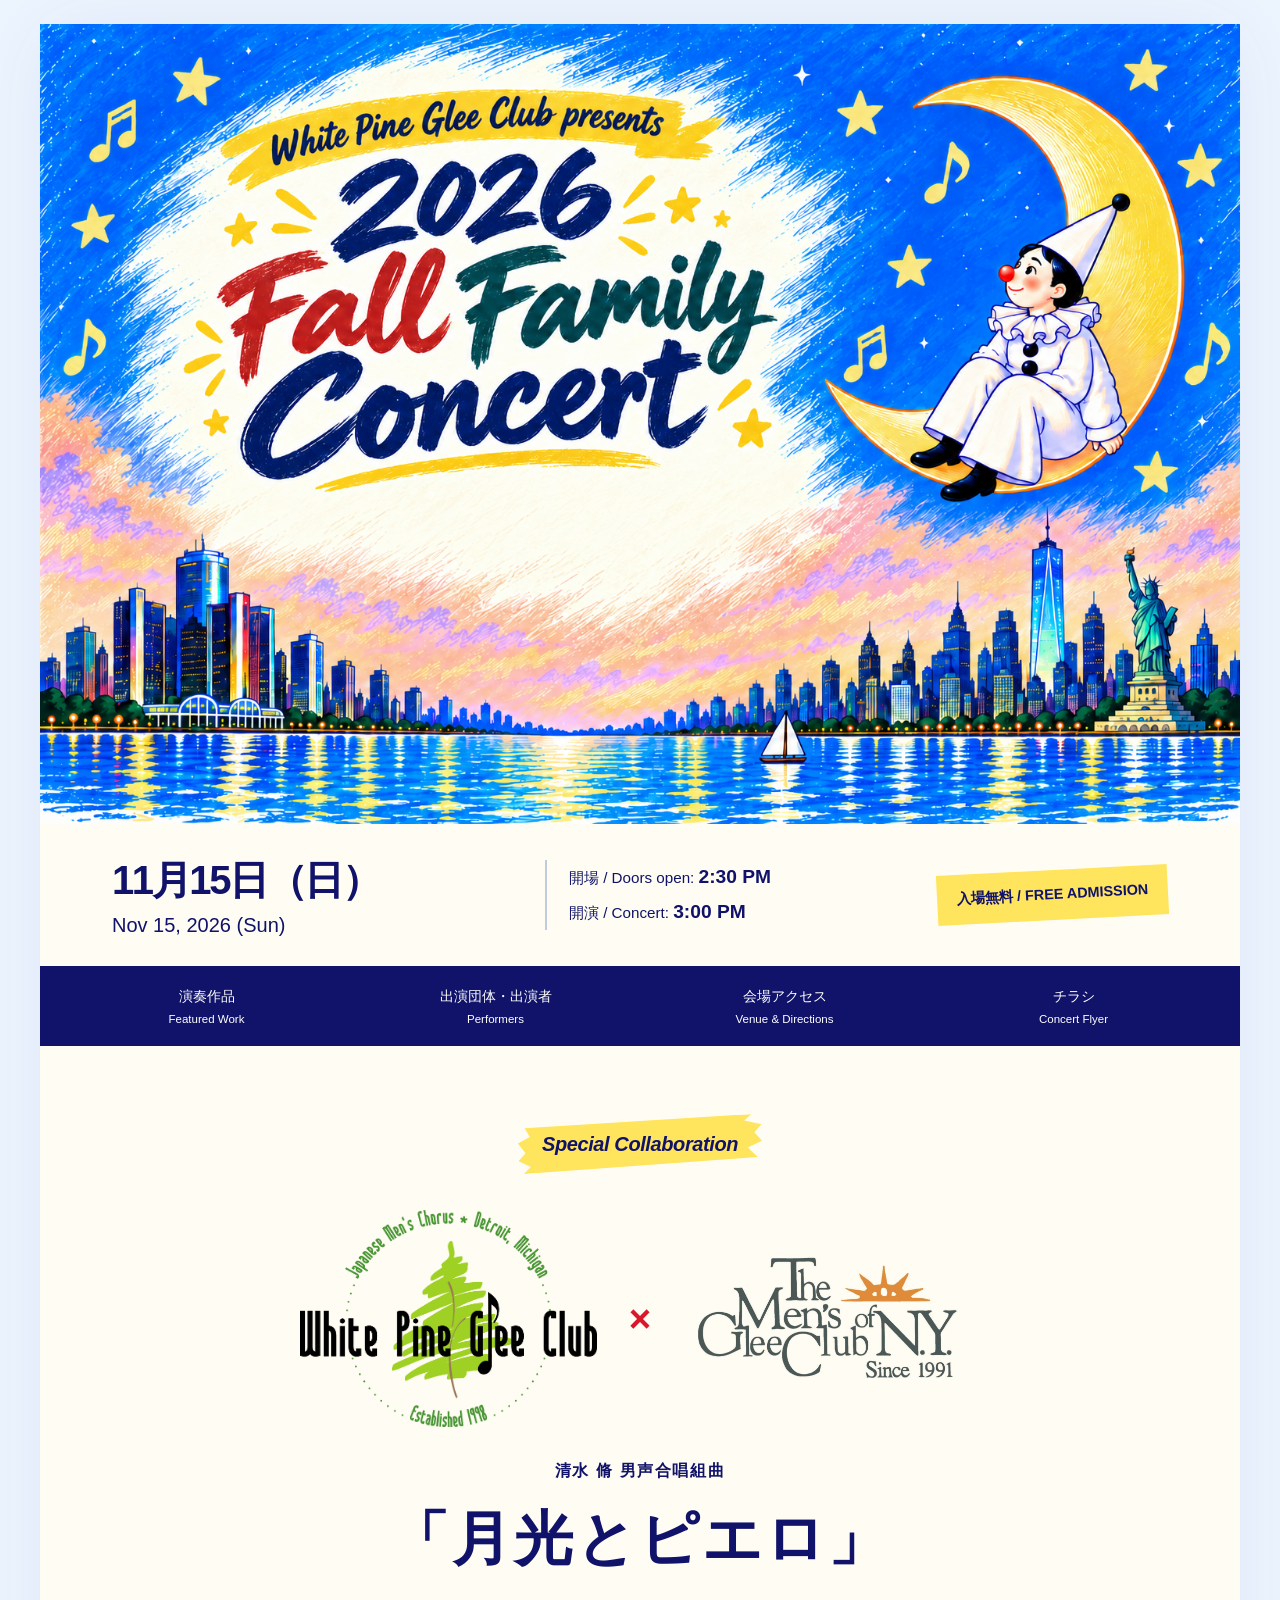
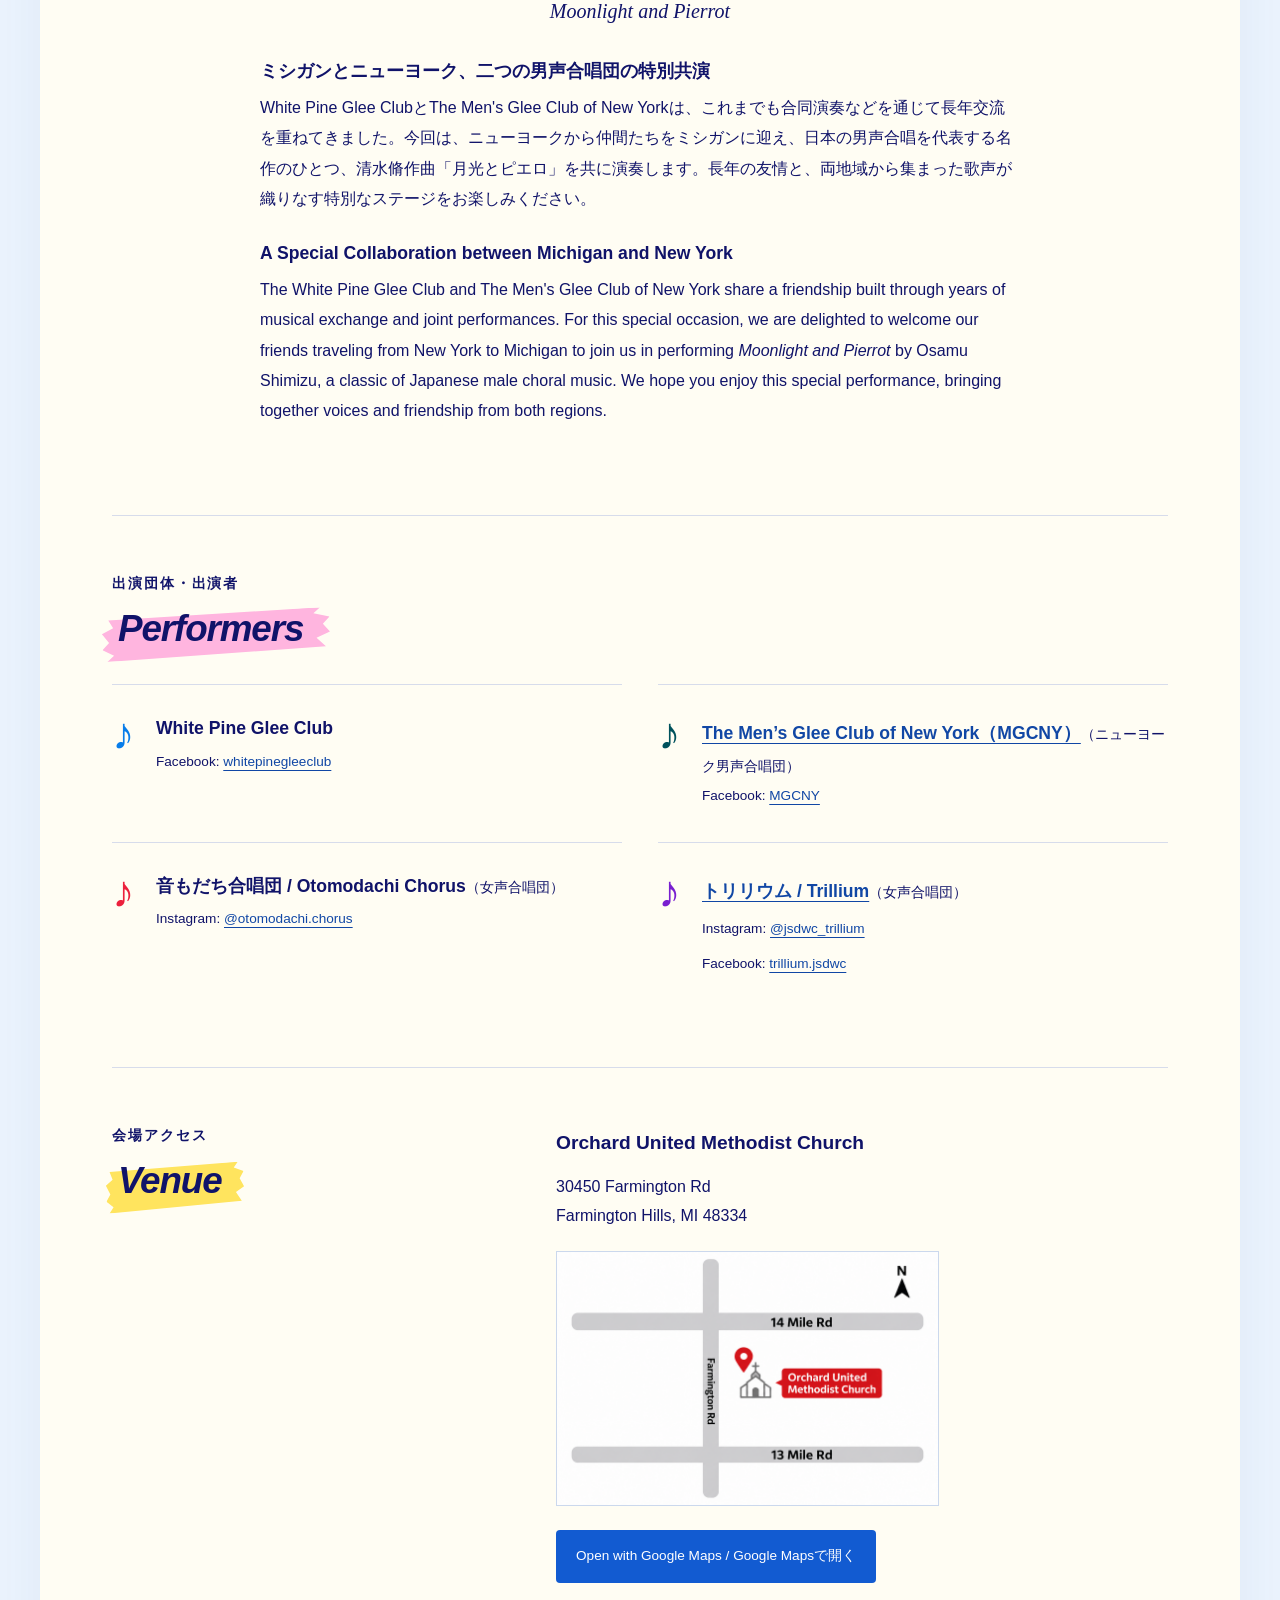
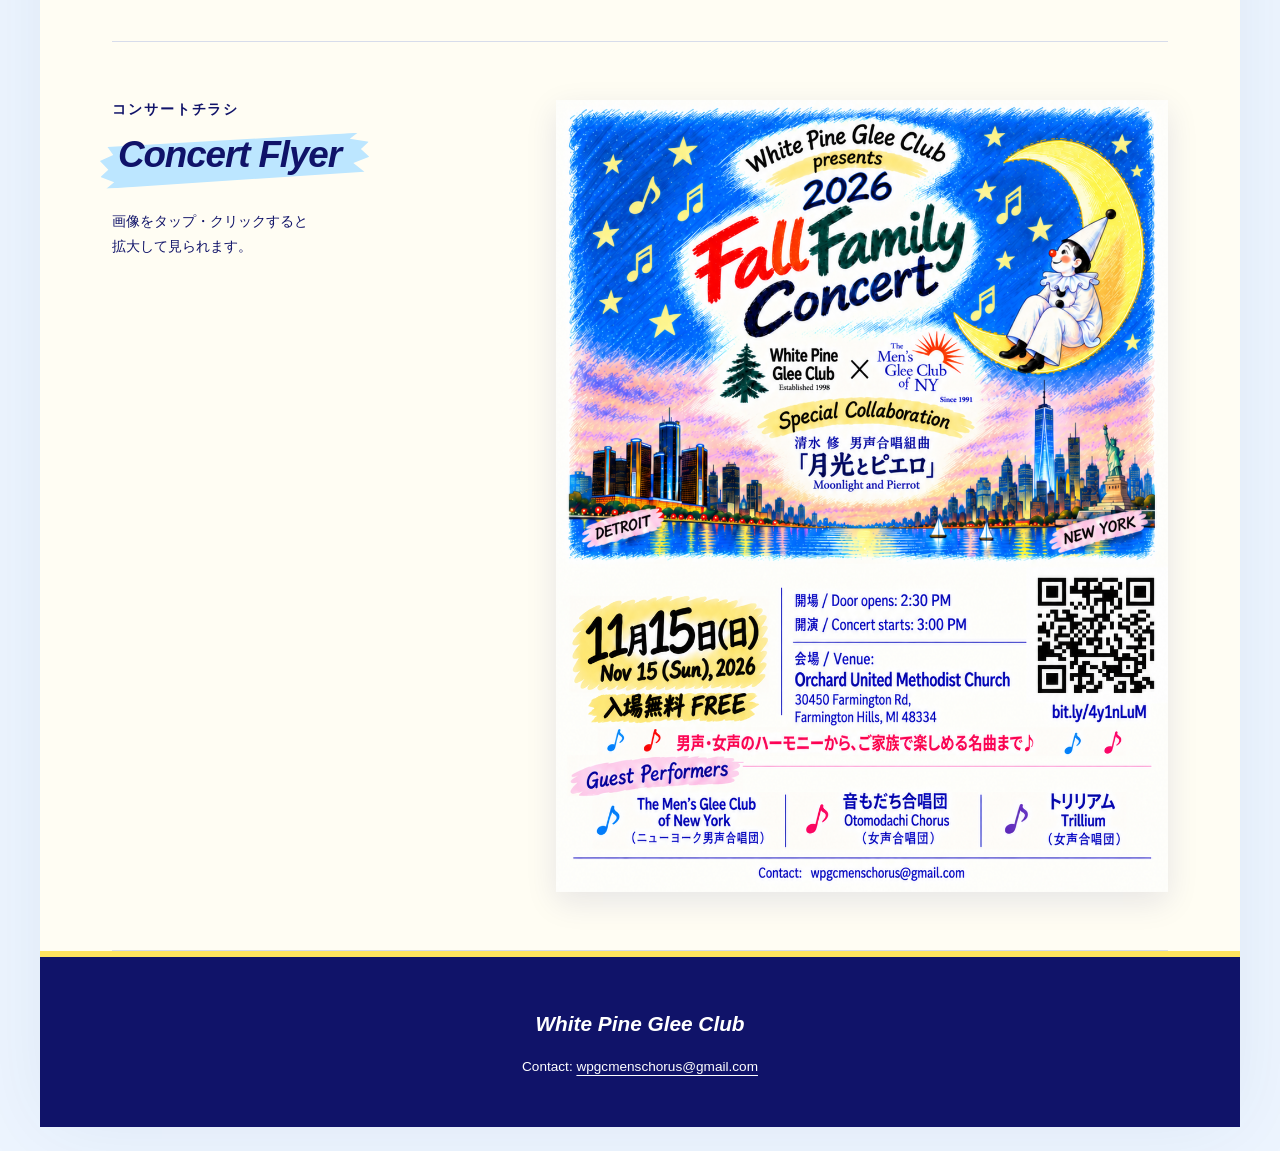
<file: index.html>
<!doctype html>
<html lang="ja">
<head>
  <meta charset="utf-8">
  <meta name="viewport" content="width=device-width, initial-scale=1">
  <!-- Google tag (gtag.js) -->
  <script async src="https://www.googletagmanager.com/gtag/js?id=G-V606X5B448"></script>
  <script>
    window.dataLayer = window.dataLayer || [];
    function gtag(){dataLayer.push(arguments);}
    gtag('js', new Date());
    gtag('config', 'G-V606X5B448');
  </script>
  <title>2026 Fall Family Concert | White Pine Glee Club</title>
  <meta name="description" content="White Pine Glee Club 2026 Fall Family Concert — 11月15日（日）午後3時開演。Orchard United Methodist Churchにて。入場無料。">
  <link rel="stylesheet" href="styles.css">
</head>
<body data-view="flyer">
  <!-- Set data-view to "flyer" before the concert, "program" on concert day, or "all" to show every section. -->
  <main>
    <header>
      <h1 class="visually-hidden">White Pine Glee Club presents — 2026 Fall Family Concert / 秋のファミリーコンサート</h1>
      <picture class="hero">
        <source media="(max-width: 700px)" srcset="assets/hero-mobile.png" width="1024" height="1536">
        <img class="hero-art" src="assets/hero-desktop.png" width="1536" height="1024" alt="月に腰掛けたピエロと、デトロイト・ニューヨークの街並み。公演名は上記見出しのとおり。" fetchpriority="high">
      </picture>
      <div class="event-details" data-view-only="flyer">
      <p class="date"><time datetime="2026-11-15"><strong>11月15日（日）</strong><br><span class="date-english" lang="en">Nov 15, 2026 (Sun)</span></time></p>
      <p class="times">
        開場 / Doors open: <strong>2:30 PM</strong><br>
        開演 / Concert: <strong>3:00 PM</strong></p>
      <p class="admission"><strong>入場無料 / FREE ADMISSION</strong></p>
      </div>
    </header>
    <nav class="main-nav" aria-label="ページ内メニュー / Page navigation">
      <a href="#greetings" data-view-only="program"><span>ご挨拶</span><small lang="en">Greetings</small></a>
      <a href="#program" data-view-only="program"><span>プログラム</span><small lang="en">Program</small></a>
      <a href="#collaboration"><span>演奏作品</span><small lang="en">Featured Work</small></a>
      <a href="#guests"><span>出演団体・出演者</span><small lang="en">Performers</small></a>
      <a href="#venue" data-view-only="flyer"><span>会場アクセス</span><small lang="en">Venue &amp; Directions</small></a>
      <a href="#flyer" data-view-only="flyer"><span>チラシ</span><small lang="en">Concert Flyer</small></a>
      <a href="#survey" data-view-only="program"><span>アンケート</span><small lang="en">Survey</small></a>
    </nav>



    <section class="greetings-section" data-view-only="program" aria-labelledby="greetings">
      <h2 id="greetings"><small>ご挨拶</small><span lang="en">Greetings</span></h2>
      <p>主催のWhite Pine Glee Clubと、特別ゲストのThe Men’s Glee Club of New Yorkの代表よりご挨拶。<br>
        <span lang="en">Welcome messages from the representatives of our host, WPGC, and special guest, MGCNY.</span></p>
      <a class="map-link" href="greetings.html">ご挨拶を読む / Read the greetings →</a>
    </section>

    <section class="program-section" data-view-only="program" aria-labelledby="program">
      <h2 id="program"><small>プログラム・曲紹介</small><span lang="en">Program</span></h2>
      <p>リンクのある曲名を選ぶと、日本語・英語の曲紹介が読めます。<br><span lang="en">Select a linked title to read its program notes in Japanese or English.</span></p>
      <div class="program-stages">
        <article class="program-stage" aria-labelledby="stage-one">
          <div class="stage-info">
            <h3 id="stage-one"><span class="stage-label" lang="en">Stage I</span><span lang="en">White Pine Glee Club &amp;<br>The Men’s Glee Club of New York</span></h3>
            <p class="stage-leadership">
              <span>指揮 / <span lang="en">Conductor</span>: 後藤恵子 / <span lang="en">Keiko Goto</span></span>
            </p>
          </div>
          <ul class="stage-songs">
            <li><a href="songs/moonlight-and-pierrot.html"><span>月光とピエロ / <span lang="en">Moonlight and Pierrot</span></span><small>曲紹介 / Notes →</small></a></li>
          </ul>
        </article>
        <article class="program-stage" aria-labelledby="stage-two">
          <div class="stage-info">
            <h3 id="stage-two"><span class="stage-label" lang="en">Stage II</span><span>トリリウム / <span lang="en">Trillium</span></span></h3>
            <p class="stage-leadership">
              <span>指揮 / <span lang="en">Conductor</span>: TBD</span>
              <span>伴奏 / <span lang="en">Accompanist</span>: TBD</span>
            </p>
          </div>
          <p class="program-tbd">曲目未定 / TBD</p>
        </article>
        <p class="program-intermission"><span lang="en">Intermission</span><span>休憩</span></p>
        <article class="program-stage" aria-labelledby="stage-three">
          <div class="stage-info">
            <h3 id="stage-three"><span class="stage-label" lang="en">Stage III</span><span>音もだち合唱団 / <span lang="en">Otomodachi Chorus</span></span></h3>
            <p class="stage-leadership">
              <span>指揮 / <span lang="en">Conductor</span>: TBD</span>
              <span>伴奏 / <span lang="en">Accompanist</span>: TBD</span>
            </p>
          </div>
          <p class="program-tbd">曲目未定 / TBD</p>
        </article>
        <article class="program-stage" aria-labelledby="stage-four">
          <div class="stage-info">
            <h3 id="stage-four"><span class="stage-label" lang="en">Stage IV</span><span lang="en">White Pine Glee Club</span></h3>
            <p class="stage-leadership">
              <span>指揮 / <span lang="en">Conductor</span>: 後藤恵子 / <span lang="en">Keiko Goto</span></span>
              <span>伴奏 / <span lang="en">Accompanist</span>: 内野あゆみ / <span lang="en">Ayumi Uchino</span></span>
            </p>
          </div>
          <ul class="stage-songs">
            <li><a href="songs/white-pine-anthem.html"><span>White Pine Glee Club讃歌 / <span lang="en">White Pine Glee Club Anthem</span></span><small>曲紹介 / Notes →</small></a></li>
            <li><a href="songs/the-longest-time.html"><span lang="en">The Longest Time</span><small>曲紹介 / Notes →</small></a></li>
            <li><a href="songs/threads.html"><span>糸 / <span lang="en">Ito (Threads)</span></span><small>曲紹介 / Notes →</small></a></li>
            <li><a href="songs/shima-uta.html"><span>島唄 / <span lang="en">Island Song (Shima Uta)</span></span><small>曲紹介 / Notes →</small></a></li>
            <li><a href="songs/thoughts-on-flowers.html"><span>花に寄せて（3曲） / <span lang="en">Thoughts on Flowers (3 songs)</span></span><small>曲紹介 / Notes →</small></a></li>
          </ul>
        </article>
        <article class="program-stage" aria-labelledby="stage-five">
          <div class="stage-info">
            <h3 id="stage-five"><span class="stage-label" lang="en">Stage V</span><span lang="en">Joint Chorus (Mixed Voices)</span></h3>
            <p class="stage-leadership">
              <span>指揮 / <span lang="en">Conductor</span>: TBD</span>
              <span>伴奏 / <span lang="en">Accompanist</span>: TBD</span>
            </p>
          </div>
          <ul class="stage-songs">
            <li><a href="songs/moldau.html"><span>モルダウ / <span lang="en">The Moldau (Vltava)</span></span><small>曲紹介 / Notes →</small></a></li>
            <li><a href="songs/america-the-beautiful.html"><span lang="en">America the Beautiful</span><small>曲紹介 / Notes →</small></a></li>
          </ul>
        </article>
      </div>
    </section>

    <section class="collaboration" aria-labelledby="collaboration">
      <p class="eyebrow" lang="en">Special Collaboration</p>
      <div class="collaboration-logos">
        <a href="https://www.facebook.com/whitepinegleeclub/" aria-label="White Pine Glee ClubのFacebook">
          <img src="WPGC%20logo.jpeg" width="5779" height="4232" alt="White Pine Glee Club" loading="lazy">
        </a>
        <span class="collaboration-cross" aria-hidden="true">×</span>
        <a href="https://www.mgcny.net/" aria-label="The Men’s Glee Club of New Yorkの公式サイト">
          <img src="mgcny_logo.jpg" width="2325" height="1308" alt="The Men’s Glee Club of New York（MGCNY）" loading="lazy">
        </a>
      </div>
      <p class="composer">清水 脩 男声合唱組曲</p>
      <h2 id="collaboration">「月光とピエロ」</h2>
      <p class="work-english" lang="en"><em>Moonlight and Pierrot</em></p>
      <div class="collaboration-copy">
        <h3>ミシガンとニューヨーク、二つの男声合唱団の特別共演</h3>
        <p>White Pine Glee ClubとThe Men's Glee Club of New Yorkは、これまでも合同演奏などを通じて長年交流を重ねてきました。今回は、ニューヨークから仲間たちをミシガンに迎え、日本の男声合唱を代表する名作のひとつ、清水脩作曲「月光とピエロ」を共に演奏します。長年の友情と、両地域から集まった歌声が織りなす特別なステージをお楽しみください。</p>
        <h3 lang="en">A Special Collaboration between Michigan and New York</h3>
        <p lang="en">The White Pine Glee Club and The Men's Glee Club of New York share a friendship built through years of musical exchange and joint performances. For this special occasion, we are delighted to welcome our friends traveling from New York to Michigan to join us in performing <em>Moonlight and Pierrot</em> by Osamu Shimizu, a classic of Japanese male choral music. We hope you enjoy this special performance, bringing together voices and friendship from both regions.</p>
      </div>
    </section>

    <section class="performer-section" aria-labelledby="guests">
      <h2 id="guests"><small>出演団体・出演者</small><span lang="en">Performers</span></h2>
      <h3 class="roster-heading" id="roster-heading" data-view-only="program">参加者名簿 / <span lang="en">Participant Roster</span></h3>
      <ul class="performers">
        <li><strong lang="en">White Pine Glee Club</strong><br>
          Facebook: <a href="https://www.facebook.com/whitepinegleeclub/">whitepinegleeclub</a>
          <div class="roster-parts" data-view-only="program" aria-label="White Pine Glee Club participant roster">
            <div><h4>テナー1 / <span lang="en">Tenor 1 (T1)</span></h4><p>名簿準備中</p></div>
            <div><h4>テナー2 / <span lang="en">Tenor 2 (T2)</span></h4><p>名簿準備中</p></div>
            <div><h4>バス1 / <span lang="en">Bass 1 (B1)</span></h4><p>名簿準備中</p></div>
            <div><h4>バス2 / <span lang="en">Bass 2 (B2)</span></h4><p>名簿準備中</p></div>
          </div>
        </li>
        <li><a href="https://www.mgcny.net/"><strong lang="en">The Men’s Glee Club of New York（MGCNY）</strong></a>（ニューヨーク男声合唱団）
          <br>Facebook: <a href="https://www.facebook.com/MGCNY/">MGCNY</a>
          <div class="roster-parts" data-view-only="program" aria-label="The Men's Glee Club of New York participant roster">
            <div><h4>テナー1 / <span lang="en">Tenor 1 (T1)</span></h4><p>名簿準備中</p></div>
            <div><h4>テナー2 / <span lang="en">Tenor 2 (T2)</span></h4><p>名簿準備中</p></div>
            <div><h4>バス1 / <span lang="en">Bass 1 (B1)</span></h4><p>名簿準備中</p></div>
            <div><h4>バス2 / <span lang="en">Bass 2 (B2)</span></h4><p>名簿準備中</p></div>
          </div>
        </li>
        <li><strong>音もだち合唱団 / Otomodachi Chorus</strong>（女声合唱団）<br>
          Instagram: <a href="https://www.instagram.com/otomodachi.chorus/">@otomodachi.chorus</a>
          <div class="roster-parts" data-view-only="program" aria-label="Otomodachi Chorus participant roster">
            <div><h4>ソプラノ / <span lang="en">Soprano</span></h4><p>名簿準備中</p></div>
            <div><h4>アルト / <span lang="en">Alto</span></h4><p>名簿準備中</p></div>
          </div>
        </li>
        <li><a href="https://www.jsdwomensclub.org/%E5%90%8C%E5%A5%BD%E4%BC%9A%E3%82%B5%E3%83%BC%E3%82%AF%E3%83%AB/%E5%90%88%E5%94%B1%E5%9B%A3%E3%83%88%E3%83%AA%E3%83%AA%E3%82%A2%E3%83%A0"><strong>トリリウム / Trillium</strong></a>（女声合唱団）<br>
          Instagram: <a href="https://www.instagram.com/jsdwc_trillium/">@jsdwc_trillium</a><br>
          Facebook: <a href="https://www.facebook.com/trillium.jsdwc/">trillium.jsdwc</a>
          <div class="roster-parts" data-view-only="program" aria-label="Trillium participant roster">
            <div><h4>ソプラノ / <span lang="en">Soprano</span></h4><p>名簿準備中</p></div>
            <div><h4>アルト / <span lang="en">Alto</span></h4><p>名簿準備中</p></div>
          </div>
        </li>
      </ul>
    </section>

    <section class="venue-section" data-view-only="flyer" aria-labelledby="venue">
      <h2 id="venue"><small>会場アクセス</small><span lang="en">Venue</span></h2>
      <div>
      <address lang="en">
        <strong>Orchard United Methodist Church</strong><br>
        30450 Farmington Rd<br>
        Farmington Hills, MI 48334
      </address>
      <a class="venue-map-link" href="map.png" aria-label="会場周辺の地図を拡大して開く">
        <img class="venue-map" src="map.png" alt="Orchard United Methodist Church周辺の地図" loading="lazy">
      </a>
      <a class="map-link" href="https://maps.app.goo.gl/N76VR5KHZrGcDdJQ8">Open with Google Maps / Google Mapsで開く</a>
      </div>
    </section>

    <section class="flyer-section" data-view-only="flyer" aria-labelledby="flyer">
      <div>
      <h2 id="flyer"><small>コンサートチラシ</small><span lang="en">Concert Flyer</span></h2>
      <p>画像をタップ・クリックすると<br>拡大して見られます。</p>
      </div>
      <a href="flyer.png" aria-label="コンサートチラシを拡大して開く">
        <img class="flyer-image" src="flyer.png" alt="White Pine Glee Club 2026 Fall Family Concertのチラシ。11月15日（日）午後2時30分開場、午後3時開演。Orchard United Methodist Churchにて、入場無料。" loading="lazy">
      </a>
    </section>

    <section class="survey-section" data-view-only="program" aria-labelledby="survey">
      <h2 id="survey"><small>アンケート</small><span lang="en">Survey</span></h2>
      <p>コンサートについてのアンケートにご協力ください。<br>
        <span lang="en">Please share your feedback about the concert.</span></p>
      <a class="map-link" href="https://docs.google.com/forms/d/e/1FAIpQLSc-8scO6G6yzVbobx5CPA1bSNcZ-8iuTTMXRkK7ts1G3EZLQQ/viewform?usp=publish-editor" target="_blank" rel="noopener">アンケートに回答する / Take the survey</a>
    </section>

    <footer>
      <p class="footer-name" lang="en">White Pine Glee Club</p>
      <p>Contact: <a href="mailto:wpgcmenschorus@gmail.com">wpgcmenschorus@gmail.com</a></p>
    </footer>
  </main>
</body>
</html>
</file>
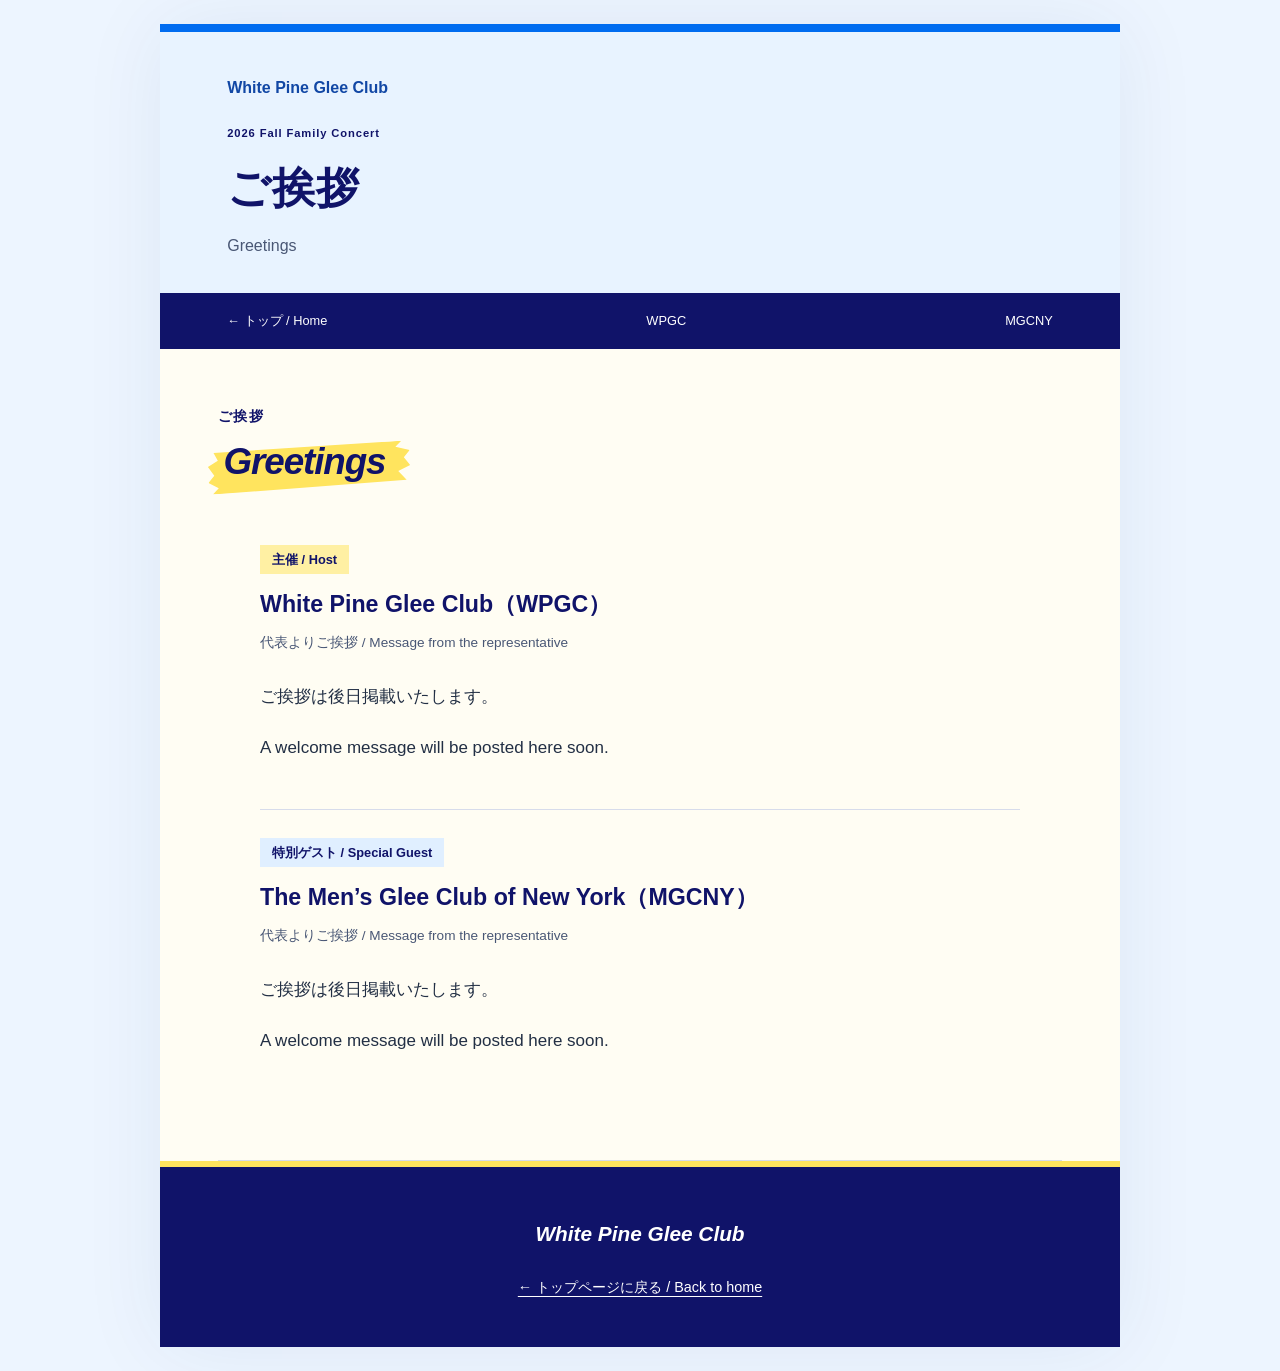
<file: greetings.html>
<!doctype html>
<html lang="ja">
<head>
  <meta charset="utf-8">
  <meta name="viewport" content="width=device-width, initial-scale=1">
  <title>ご挨拶 | White Pine Glee Club</title>
  <link rel="stylesheet" href="styles.css">
</head>
<body class="song-page">
  <main>
    <header class="song-header">
      <a class="song-brand" href="index.html">White Pine Glee Club</a>
      <p class="eyebrow" lang="en">2026 Fall Family Concert</p>
      <h1>ご挨拶</h1>
      <p class="song-english-title" lang="en">Greetings</p>
    </header>
    <nav class="reading-nav" aria-label="ご挨拶メニュー">
      <a href="index.html">← トップ / Home</a>
      <a href="#greeting-wpgc">WPGC</a>
      <a href="#greeting-mgcny">MGCNY</a>
    </nav>
    <section class="greetings-section" aria-labelledby="greetings">
      <h2 id="greetings"><small>ご挨拶</small><span lang="en">Greetings</span></h2>
      <div class="greetings-list">
        <article class="greeting" aria-labelledby="greeting-wpgc">
          <p class="greeting-role">主催 / <span lang="en">Host</span></p>
          <h3 id="greeting-wpgc" lang="en">White Pine Glee Club（WPGC）</h3>
          <p class="greeting-label">代表よりご挨拶 / <span lang="en">Message from the representative</span></p>
          <!-- WPGC代表のお名前と挨拶文が届いたら、以下を差し替えてください。 -->
          <div class="greeting-message">
            <p>ご挨拶は後日掲載いたします。</p>
            <p lang="en">A welcome message will be posted here soon.</p>
          </div>
        </article>
        <article class="greeting" aria-labelledby="greeting-mgcny">
          <p class="greeting-role">特別ゲスト / <span lang="en">Special Guest</span></p>
          <h3 id="greeting-mgcny" lang="en">The Men’s Glee Club of New York（MGCNY）</h3>
          <p class="greeting-label">代表よりご挨拶 / <span lang="en">Message from the representative</span></p>
          <!-- MGCNY代表のお名前と挨拶文が届いたら、以下を差し替えてください。 -->
          <div class="greeting-message">
            <p>ご挨拶は後日掲載いたします。</p>
            <p lang="en">A welcome message will be posted here soon.</p>
          </div>
        </article>
      </div>
    </section>
    <footer>
      <p class="footer-name" lang="en">White Pine Glee Club</p>
      <a class="back-to-program" href="index.html">← トップページに戻る / Back to home</a>
    </footer>
  </main>
</body>
</html>
</file>
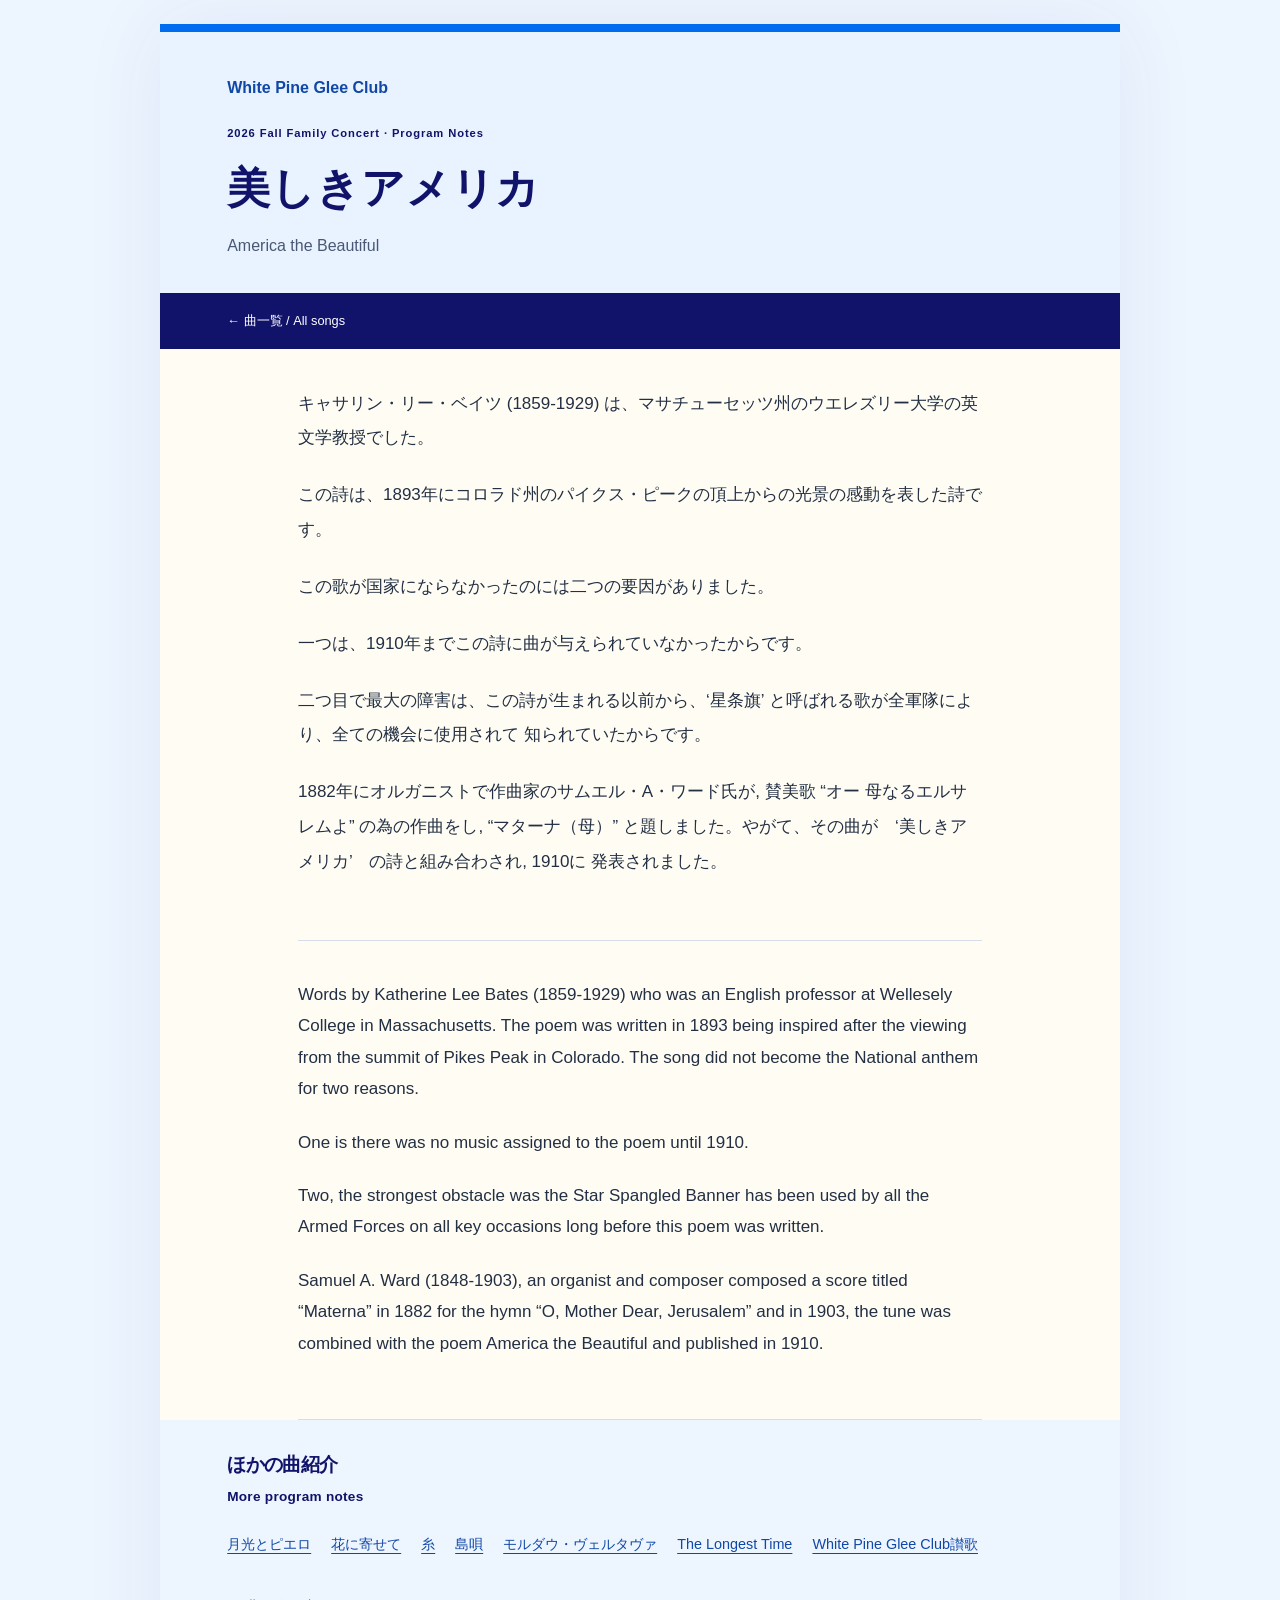
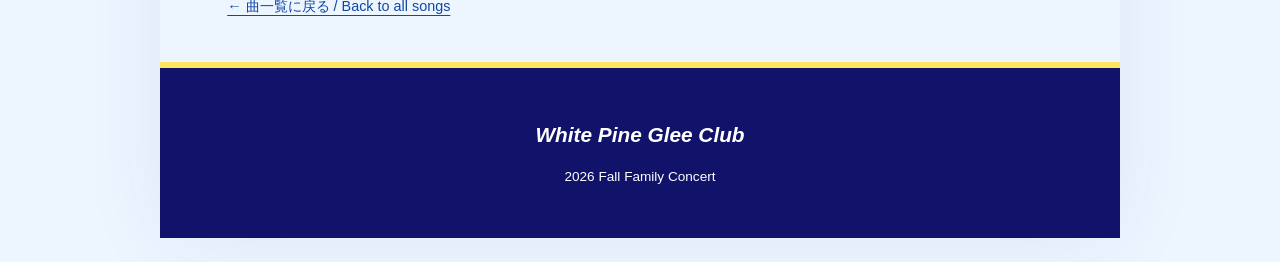
<file: songs/america-the-beautiful.html>
<!doctype html>
<html lang="ja">
<head>
  <meta charset="utf-8">
  <meta name="viewport" content="width=device-width, initial-scale=1">
  <title>美しきアメリカ — 曲紹介 | White Pine Glee Club</title>
  <meta name="description" content="2026 Fall Family Concertの曲紹介「美しきアメリカ」。日本語・英語でお読みいただけます。">
  <link rel="stylesheet" href="../styles.css">
</head>
<body class="song-page">
  <a class="skip-link" href="#song-content">本文へ / Skip to content</a>
  <main>
    <header class="song-header">
      <a class="song-brand" href="../index.html">White Pine Glee Club</a>
      <p class="eyebrow" lang="en">2026 Fall Family Concert · Program Notes</p>
      <h1>美しきアメリカ</h1>
      <p class="song-english-title" lang="en">America the Beautiful</p>
    </header>
    <nav class="reading-nav" aria-label="曲紹介メニュー">
      <a href="../index.html#program">← 曲一覧 / All songs</a>
    </nav>
    <article class="song-content" id="song-content">
<section class="reading-section" id="japanese" lang="ja" aria-labelledby="japanese-heading">
<h2 class="visually-hidden" id="japanese-heading">日本語</h2>
<p>キャサリン・リー・ベイツ  (1859-1929) は、マサチューセッツ州のウエレズリー大学の英文学教授でした。</p>
<p>この詩は、1893年にコロラド州のパイクス・ピークの頂上からの光景の感動を表した詩です。</p>
<p>この歌が国家にならなかったのには二つの要因がありました。</p>
<p>一つは、1910年までこの詩に曲が与えられていなかったからです。</p>
<p>二つ目で最大の障害は、この詩が生まれる以前から、‘星条旗’ と呼ばれる歌が全軍隊により、全ての機会に使用されて  知られていたからです。</p>
<p>1882年にオルガニストで作曲家のサムエル・A・ワード氏が,  賛美歌  “オー 母なるエルサレムよ”  の為の作曲をし,  “マターナ（母）” と題しました。やがて、その曲が　‘美しきアメリカ’　の詩と組み合わされ,  1910に 発表されました。</p>
</section>
<section class="reading-section" id="english" lang="en" aria-labelledby="english-heading">
<h2 class="visually-hidden" id="english-heading">English</h2>
<p>Words by Katherine  Lee Bates (1859-1929) who was an English professor at Wellesely College in  Massachusetts. The poem was written in 1893 being inspired after the viewing from the summit of Pikes Peak in Colorado. The song did not become the National  anthem for two reasons.</p>
<p>One is there was no music assigned to the poem until 1910.</p>
<p>Two, the strongest obstacle was the Star Spangled Banner has been used by all the  Armed Forces on all key occasions long before this poem was written.</p>
<p>Samuel A. Ward (1848-1903), an organist and composer composed a score titled “Materna” in 1882 for the hymn “O, Mother Dear, Jerusalem” and in 1903, the tune was combined with the poem America the Beautiful and published in 1910.</p>
</section>

    </article>
    <aside class="related-songs" aria-labelledby="related-heading">
      <h2 id="related-heading">ほかの曲紹介 <small lang="en">More program notes</small></h2>
      <ul><li><a href="moonlight-and-pierrot.html">月光とピエロ</a></li>
<li><a href="thoughts-on-flowers.html">花に寄せて</a></li>
<li><a href="threads.html">糸</a></li>
<li><a href="shima-uta.html">島唄</a></li>
<li><a href="moldau.html">モルダウ・ヴェルタヴァ</a></li>
<li><a href="the-longest-time.html">The Longest Time</a></li>
<li><a href="white-pine-anthem.html">White Pine Glee Club讃歌</a></li></ul>
      <a class="back-to-program" href="../index.html#program">← 曲一覧に戻る / Back to all songs</a>
    </aside>
    <footer>
      <p class="footer-name" lang="en">White Pine Glee Club</p>
      <p lang="en">2026 Fall Family Concert</p>
    </footer>
  </main>
</body>
</html>
</file>
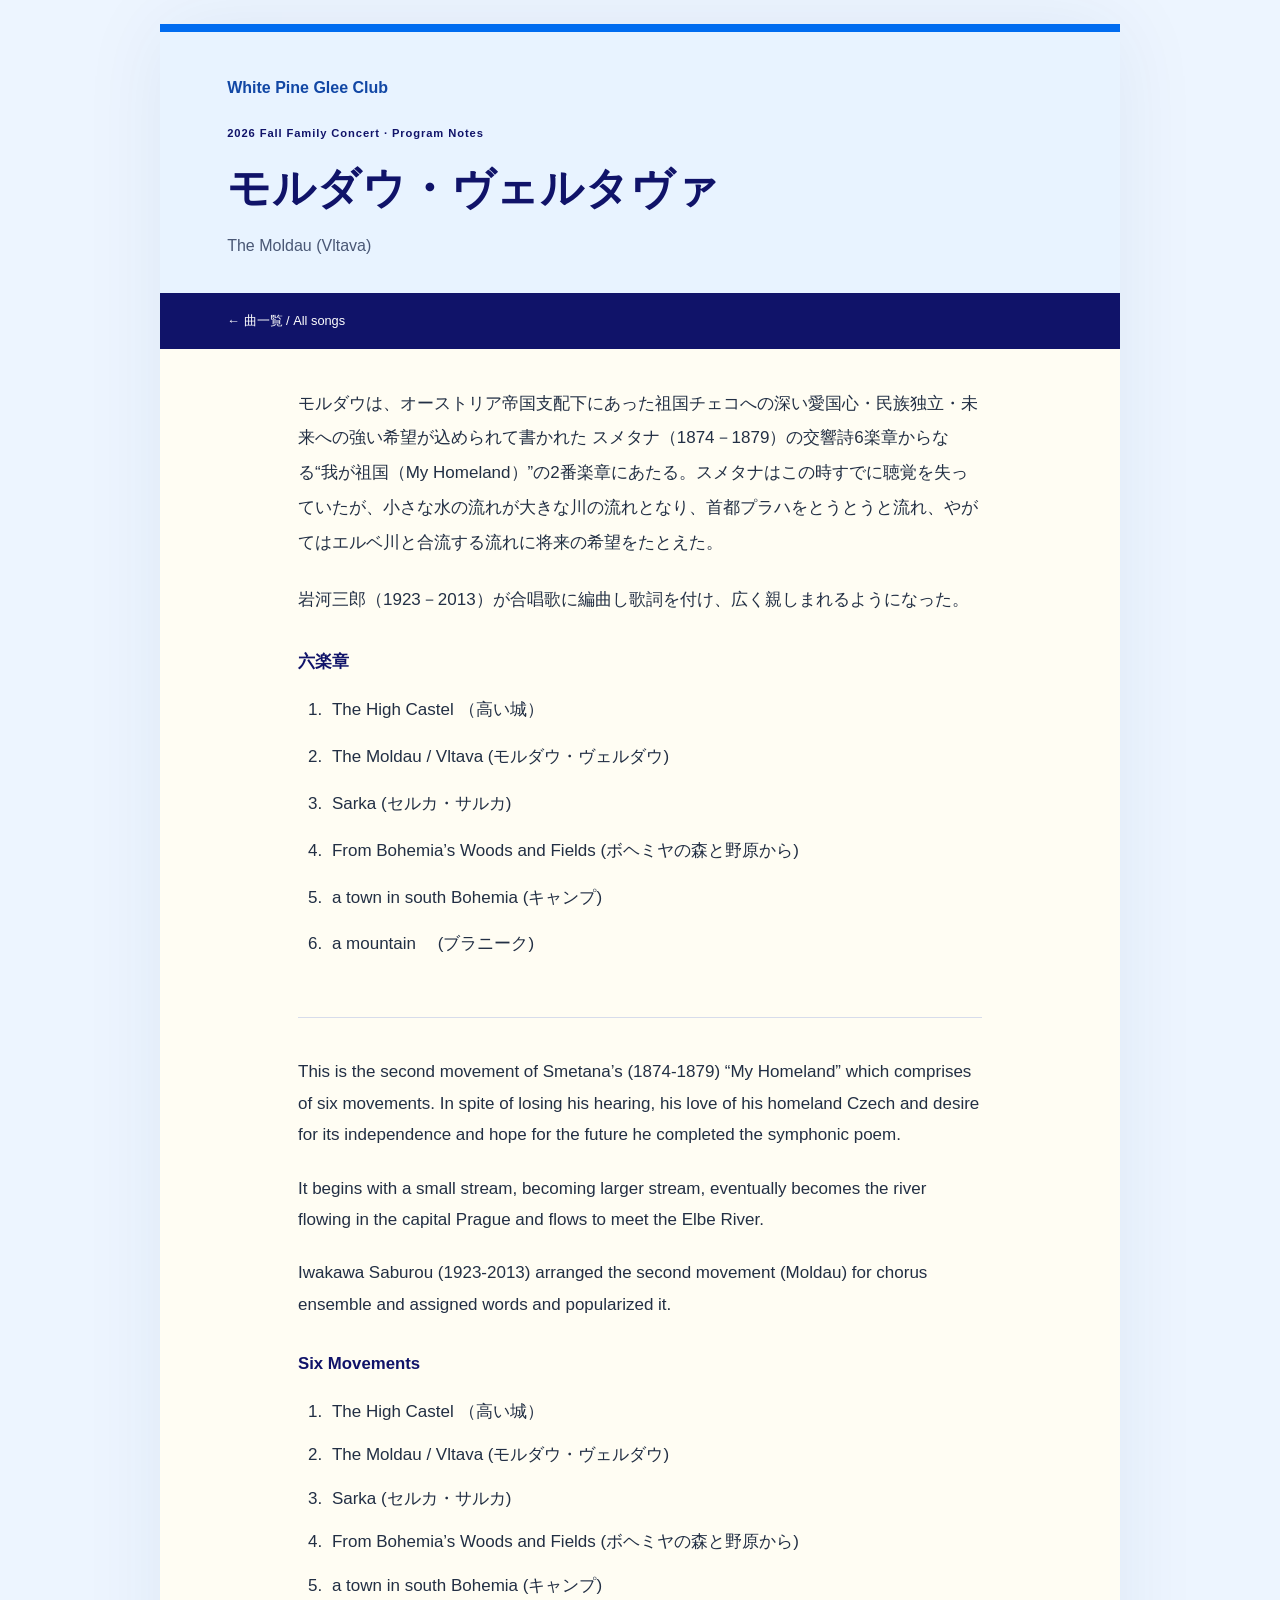
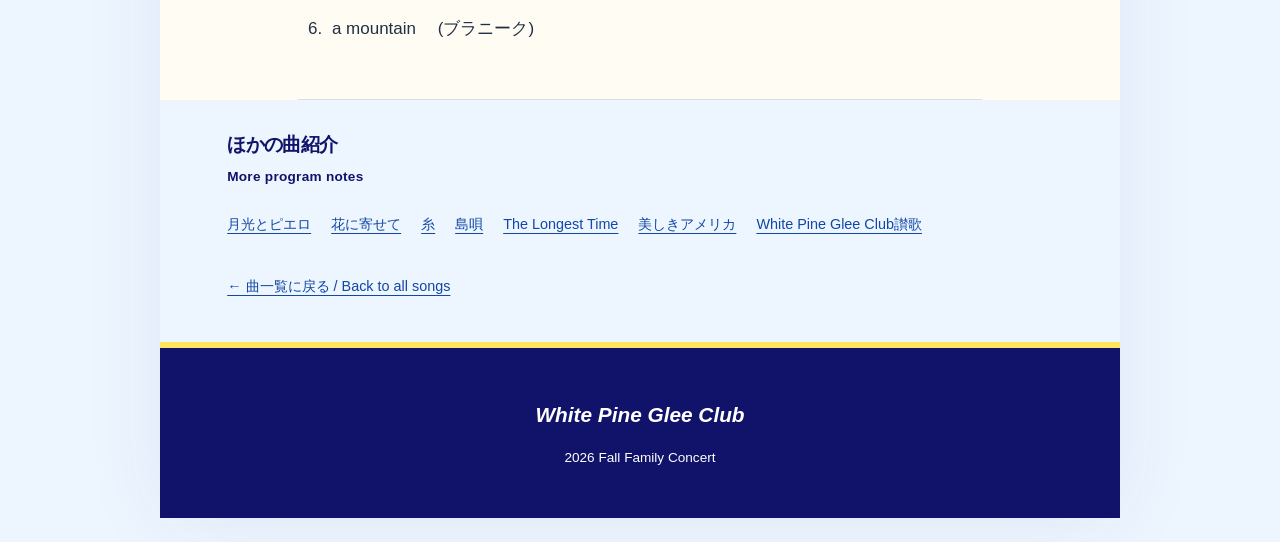
<file: songs/moldau.html>
<!doctype html>
<html lang="ja">
<head>
  <meta charset="utf-8">
  <meta name="viewport" content="width=device-width, initial-scale=1">
  <title>モルダウ・ヴェルタヴァ — 曲紹介 | White Pine Glee Club</title>
  <meta name="description" content="2026 Fall Family Concertの曲紹介「モルダウ・ヴェルタヴァ」。日本語・英語でお読みいただけます。">
  <link rel="stylesheet" href="../styles.css">
</head>
<body class="song-page">
  <a class="skip-link" href="#song-content">本文へ / Skip to content</a>
  <main>
    <header class="song-header">
      <a class="song-brand" href="../index.html">White Pine Glee Club</a>
      <p class="eyebrow" lang="en">2026 Fall Family Concert · Program Notes</p>
      <h1>モルダウ・ヴェルタヴァ</h1>
      <p class="song-english-title" lang="en">The Moldau (Vltava)</p>
    </header>
    <nav class="reading-nav" aria-label="曲紹介メニュー">
      <a href="../index.html#program">← 曲一覧 / All songs</a>
    </nav>
    <article class="song-content" id="song-content">
<section class="reading-section" id="japanese" lang="ja" aria-labelledby="japanese-heading">
<h2 class="visually-hidden" id="japanese-heading">日本語</h2>
<p>モルダウは、オーストリア帝国支配下にあった祖国チェコへの深い愛国心・民族独立・未来への強い希望が込められて書かれた スメタナ（1874－1879）の交響詩6楽章からなる“我が祖国（My Homeland）”の2番楽章にあたる。スメタナはこの時すでに聴覚を失っていたが、小さな水の流れが大きな川の流れとなり、首都プラハをとうとうと流れ、やがてはエルベ川と合流する流れに将来の希望をたとえた。</p>
<p>岩河三郎（1923－2013）が合唱歌に編曲し歌詞を付け、広く親しまれるようになった。</p>
<h3>六楽章</h3>
<ol class="source-list">
<li>The High Castel （高い城）</li>
<li>The Moldau / Vltava (モルダウ・ヴェルダウ)</li>
<li>Sarka (セルカ・サルカ)</li>
<li>From Bohemia’s Woods and Fields (ボヘミヤの森と野原から)</li>
<li>a town in south Bohemia (キャンプ)</li>
<li>a mountain 　(ブラニーク)</li>
</ol>
</section>
<section class="reading-section" id="english" lang="en" aria-labelledby="english-heading">
<h2 class="visually-hidden" id="english-heading">English</h2>
<p>This is the second movement of Smetana’s  (1874-1879) “My Homeland” which comprises of six movements.  In spite of losing his hearing, his love of his homeland Czech and desire for its independence and hope for the future he completed the symphonic poem.</p>
<p>It begins with a small stream, becoming larger stream, eventually becomes the river flowing in the capital Prague and flows to meet the Elbe River.</p>
<p>Iwakawa Saburou (1923-2013) arranged the second movement  (Moldau) for chorus ensemble and assigned words and popularized it.</p>
<h3>Six Movements</h3>
<ol class="source-list">
<li>The High Castel （高い城）</li>
<li>The Moldau / Vltava (モルダウ・ヴェルダウ)</li>
<li>Sarka (セルカ・サルカ)</li>
<li>From Bohemia’s Woods and Fields (ボヘミヤの森と野原から)</li>
<li>a town in south Bohemia (キャンプ)</li>
<li>a mountain 　(ブラニーク)</li>
</ol>
</section>

    </article>
    <aside class="related-songs" aria-labelledby="related-heading">
      <h2 id="related-heading">ほかの曲紹介 <small lang="en">More program notes</small></h2>
      <ul><li><a href="moonlight-and-pierrot.html">月光とピエロ</a></li>
<li><a href="thoughts-on-flowers.html">花に寄せて</a></li>
<li><a href="threads.html">糸</a></li>
<li><a href="shima-uta.html">島唄</a></li>
<li><a href="the-longest-time.html">The Longest Time</a></li>
<li><a href="america-the-beautiful.html">美しきアメリカ</a></li>
<li><a href="white-pine-anthem.html">White Pine Glee Club讃歌</a></li></ul>
      <a class="back-to-program" href="../index.html#program">← 曲一覧に戻る / Back to all songs</a>
    </aside>
    <footer>
      <p class="footer-name" lang="en">White Pine Glee Club</p>
      <p lang="en">2026 Fall Family Concert</p>
    </footer>
  </main>
</body>
</html>
</file>
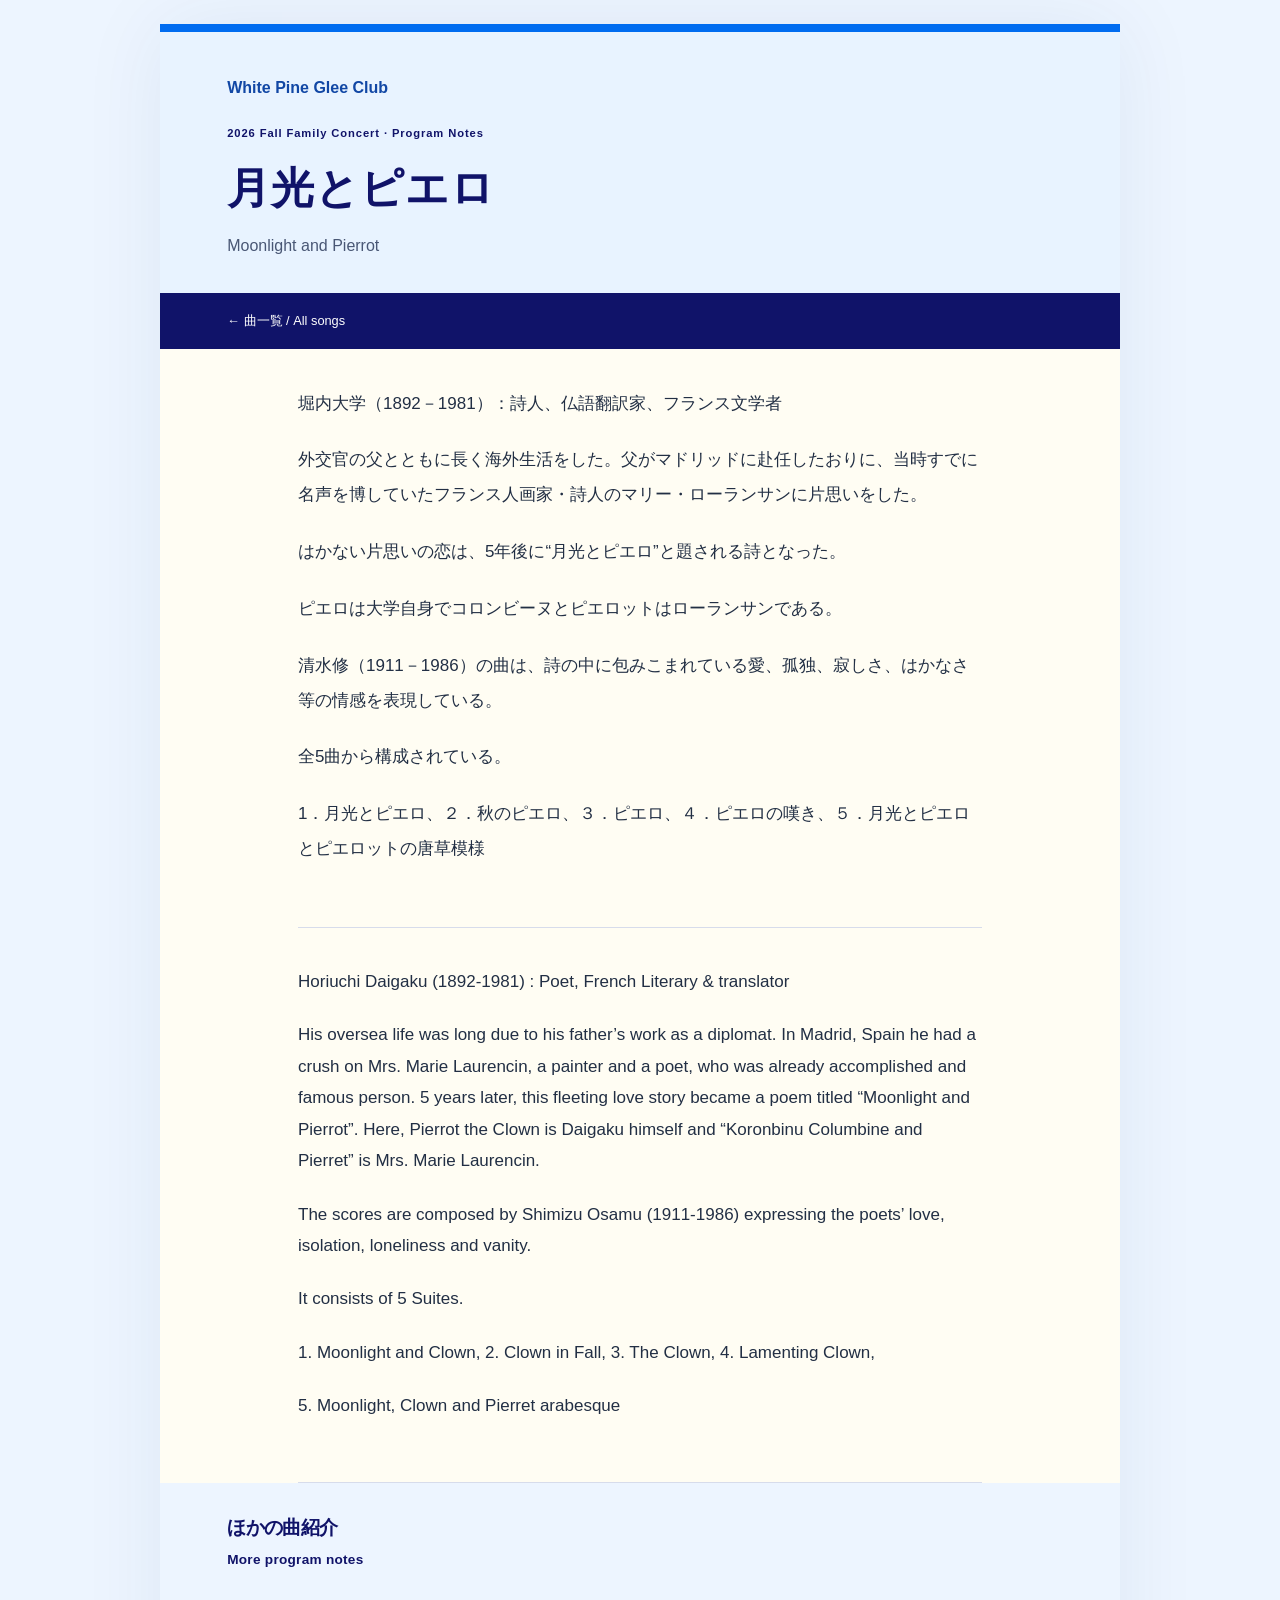
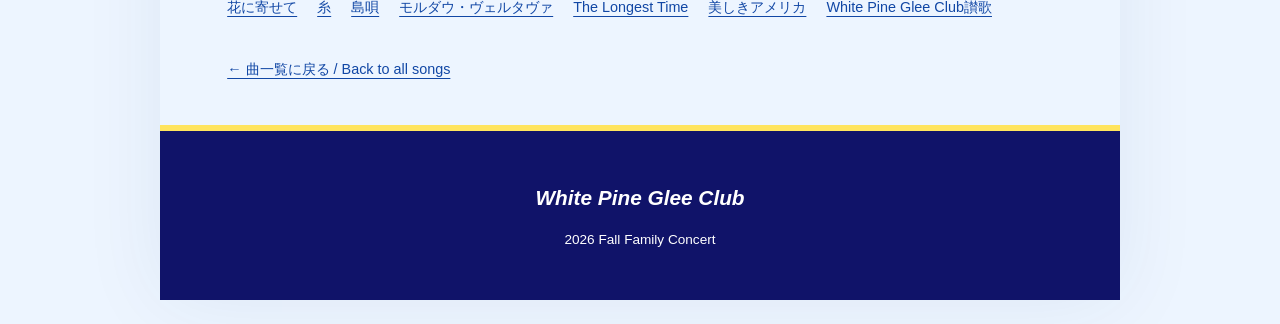
<file: songs/moonlight-and-pierrot.html>
<!doctype html>
<html lang="ja">
<head>
  <meta charset="utf-8">
  <meta name="viewport" content="width=device-width, initial-scale=1">
  <title>月光とピエロ — 曲紹介 | White Pine Glee Club</title>
  <meta name="description" content="2026 Fall Family Concertの曲紹介「月光とピエロ」。日本語・英語でお読みいただけます。">
  <link rel="stylesheet" href="../styles.css">
</head>
<body class="song-page">
  <a class="skip-link" href="#song-content">本文へ / Skip to content</a>
  <main>
    <header class="song-header">
      <a class="song-brand" href="../index.html">White Pine Glee Club</a>
      <p class="eyebrow" lang="en">2026 Fall Family Concert · Program Notes</p>
      <h1>月光とピエロ</h1>
      <p class="song-english-title" lang="en">Moonlight and Pierrot</p>
    </header>
    <nav class="reading-nav" aria-label="曲紹介メニュー">
      <a href="../index.html#program">← 曲一覧 / All songs</a>
    </nav>
    <article class="song-content" id="song-content">
<section class="reading-section" id="japanese" lang="ja" aria-labelledby="japanese-heading">
<h2 class="visually-hidden" id="japanese-heading">日本語</h2>
<p>堀内大学（1892－1981）：詩人、仏語翻訳家、フランス文学者</p>
<p>外交官の父とともに長く海外生活をした。父がマドリッドに赴任したおりに、当時すでに名声を博していたフランス人画家・詩人のマリー・ローランサンに片思いをした。</p>
<p>はかない片思いの恋は、5年後に“月光とピエロ”と題される詩となった。</p>
<p>ピエロは大学自身でコロンビーヌとピエロットはローランサンである。</p>
<p>清水修（1911－1986）の曲は、詩の中に包みこまれている愛、孤独、寂しさ、はかなさ等の情感を表現している。</p>
<p>全5曲から構成されている。</p>
<p>1．月光とピエロ、２．秋のピエロ、３．ピエロ、４．ピエロの嘆き、５．月光とピエロとピエロットの唐草模様</p>
</section>
<section class="reading-section" id="english" lang="en" aria-labelledby="english-heading">
<h2 class="visually-hidden" id="english-heading">English</h2>
<p>Horiuchi Daigaku (1892-1981) : Poet, French Literary &amp; translator</p>
<p>His oversea life was long due to his father’s work as a diplomat. In Madrid, Spain he had a crush on Mrs. Marie Laurencin, a painter and a poet, who was already accomplished and famous person.  5 years later, this fleeting love story  became a poem titled “Moonlight and Pierrot”.   Here, Pierrot the Clown is Daigaku himself and “Koronbinu Columbine and Pierret” is Mrs. Marie Laurencin.</p>
<p>The scores are composed by Shimizu Osamu (1911-1986) expressing the poets’ love,  isolation, loneliness and  vanity.</p>
<p>It consists of 5 Suites.</p>
<p>1.  Moonlight and Clown, 2. Clown in Fall, 3. The Clown, 4. Lamenting  Clown,</p>
<p>5. Moonlight, Clown and Pierret arabesque</p>
</section>

    </article>
    <aside class="related-songs" aria-labelledby="related-heading">
      <h2 id="related-heading">ほかの曲紹介 <small lang="en">More program notes</small></h2>
      <ul><li><a href="thoughts-on-flowers.html">花に寄せて</a></li>
<li><a href="threads.html">糸</a></li>
<li><a href="shima-uta.html">島唄</a></li>
<li><a href="moldau.html">モルダウ・ヴェルタヴァ</a></li>
<li><a href="the-longest-time.html">The Longest Time</a></li>
<li><a href="america-the-beautiful.html">美しきアメリカ</a></li>
<li><a href="white-pine-anthem.html">White Pine Glee Club讃歌</a></li></ul>
      <a class="back-to-program" href="../index.html#program">← 曲一覧に戻る / Back to all songs</a>
    </aside>
    <footer>
      <p class="footer-name" lang="en">White Pine Glee Club</p>
      <p lang="en">2026 Fall Family Concert</p>
    </footer>
  </main>
</body>
</html>
</file>
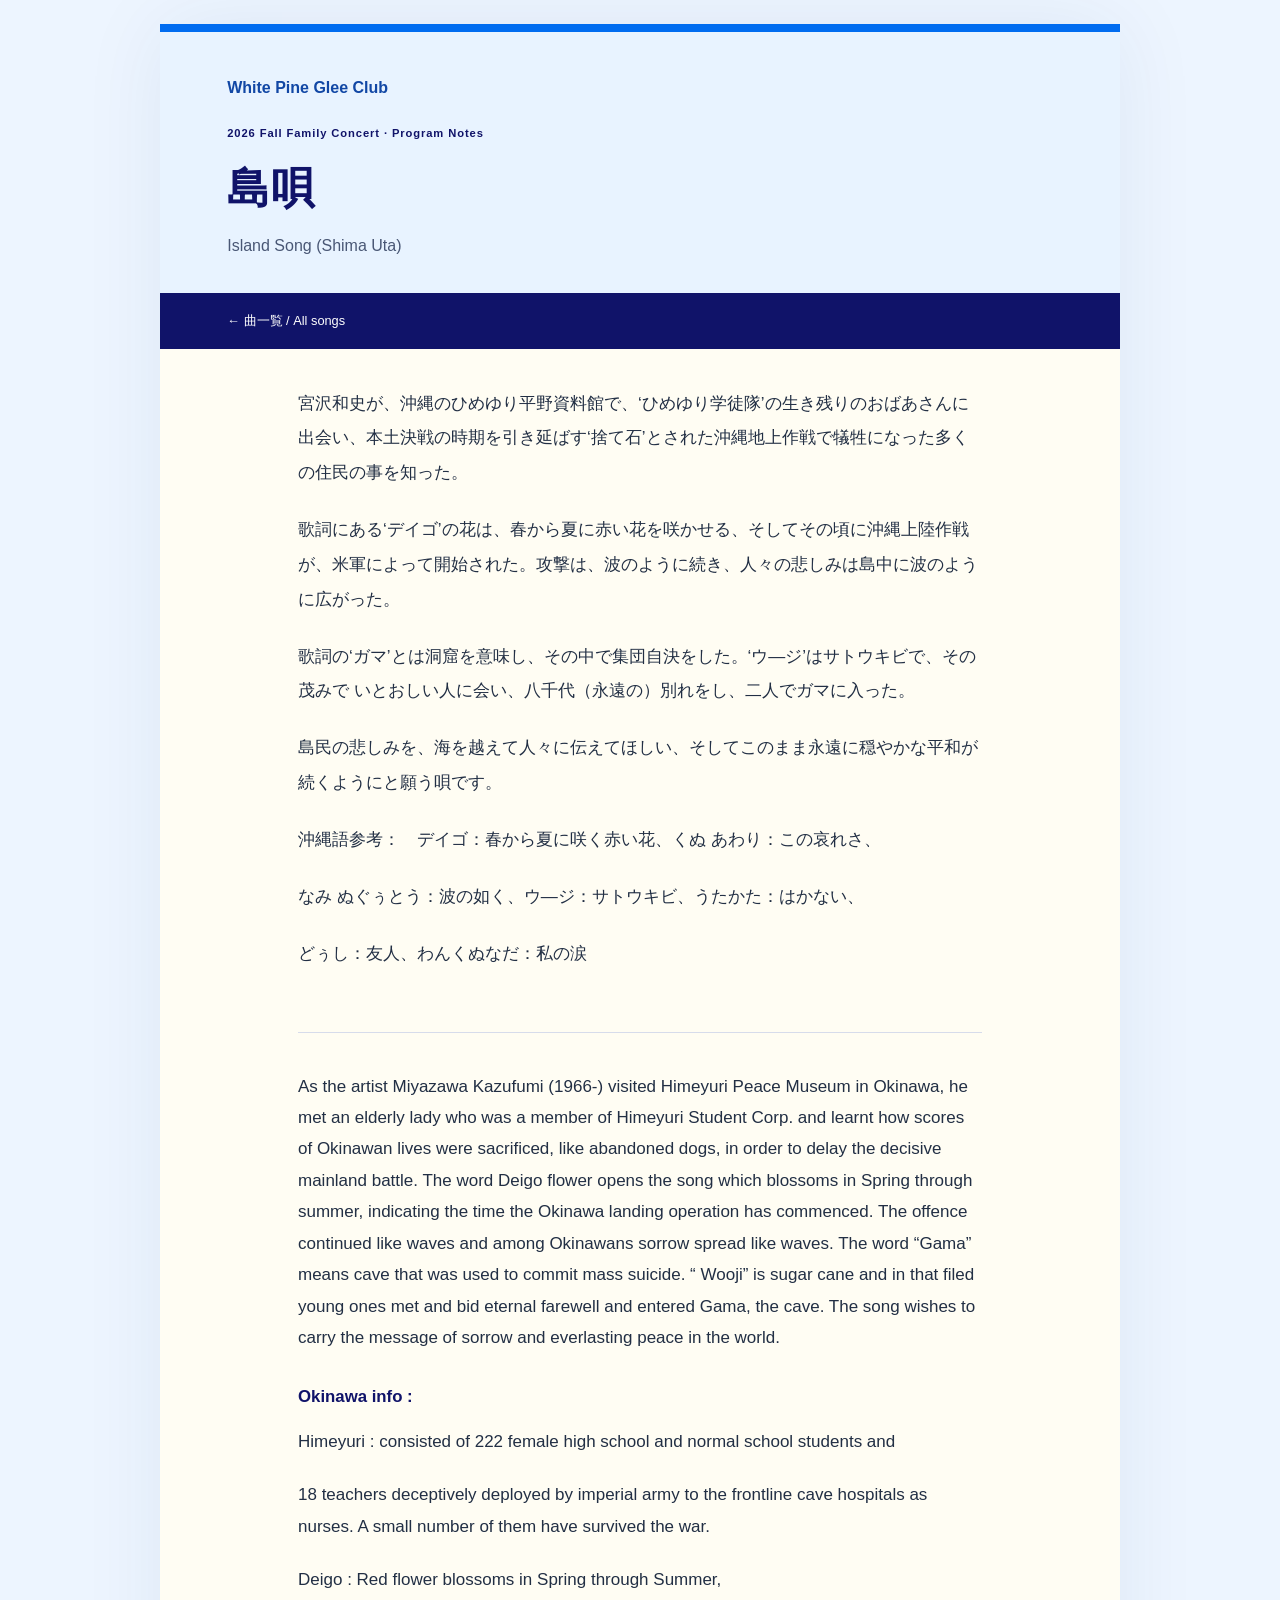
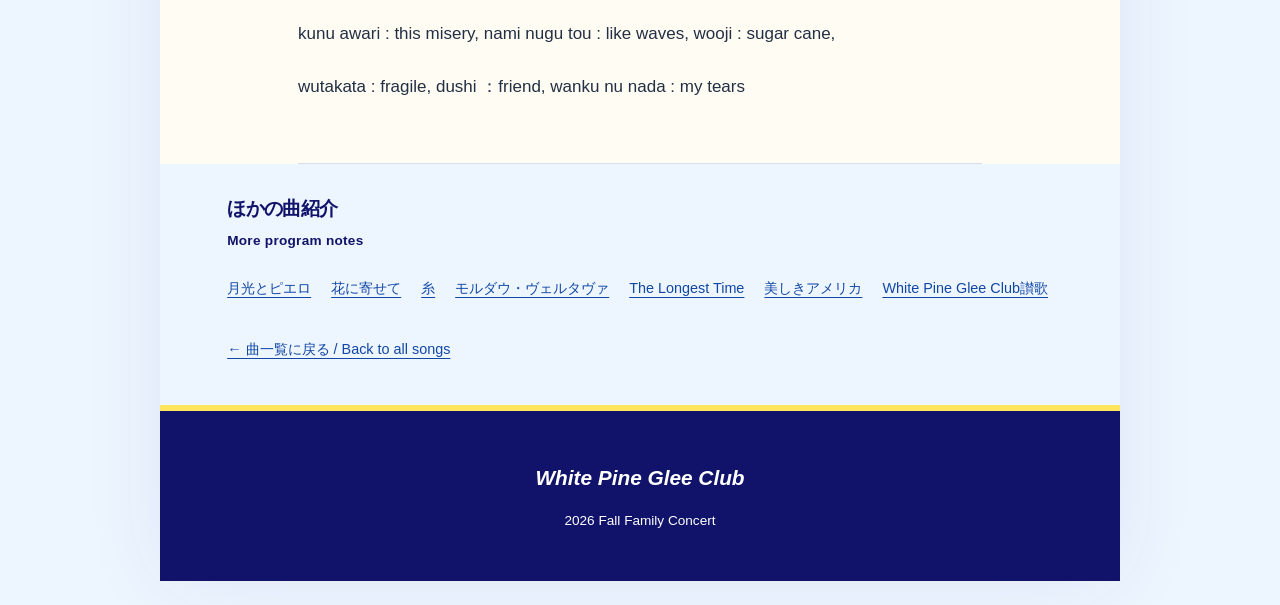
<file: songs/shima-uta.html>
<!doctype html>
<html lang="ja">
<head>
  <meta charset="utf-8">
  <meta name="viewport" content="width=device-width, initial-scale=1">
  <title>島唄 — 曲紹介 | White Pine Glee Club</title>
  <meta name="description" content="2026 Fall Family Concertの曲紹介「島唄」。日本語・英語でお読みいただけます。">
  <link rel="stylesheet" href="../styles.css">
</head>
<body class="song-page">
  <a class="skip-link" href="#song-content">本文へ / Skip to content</a>
  <main>
    <header class="song-header">
      <a class="song-brand" href="../index.html">White Pine Glee Club</a>
      <p class="eyebrow" lang="en">2026 Fall Family Concert · Program Notes</p>
      <h1>島唄</h1>
      <p class="song-english-title" lang="en">Island Song (Shima Uta)</p>
    </header>
    <nav class="reading-nav" aria-label="曲紹介メニュー">
      <a href="../index.html#program">← 曲一覧 / All songs</a>
    </nav>
    <article class="song-content" id="song-content">
<section class="reading-section" id="japanese" lang="ja" aria-labelledby="japanese-heading">
<h2 class="visually-hidden" id="japanese-heading">日本語</h2>
<p>宮沢和史が、沖縄のひめゆり平野資料館で、‘ひめゆり学徒隊’の生き残りのおばあさんに出会い、本土決戦の時期を引き延ばす‘捨て石’とされた沖縄地上作戦で犠牲になった多くの住民の事を知った。</p>
<p>歌詞にある‘デイゴ’の花は、春から夏に赤い花を咲かせる、そしてその頃に沖縄上陸作戦が、米軍によって開始された。攻撃は、波のように続き、人々の悲しみは島中に波のように広がった。</p>
<p>歌詞の‘ガマ’とは洞窟を意味し、その中で集団自決をした。‘ウ―ジ’はサトウキビで、その茂みで いとおしい人に会い、八千代（永遠の）別れをし、二人でガマに入った。</p>
<p>島民の悲しみを、海を越えて人々に伝えてほしい、そしてこのまま永遠に穏やかな平和が続くようにと願う唄です。</p>
<p>沖縄語参考：　デイゴ：春から夏に咲く赤い花、くぬ あわり：この哀れさ、</p>
<p>なみ ぬぐぅとう：波の如く、ウ―ジ：サトウキビ、うたかた：はかない、</p>
<p>どぅし：友人、わんくぬなだ：私の涙</p>
</section>
<section class="reading-section" id="english" lang="en" aria-labelledby="english-heading">
<h2 class="visually-hidden" id="english-heading">English</h2>
<p>As the artist Miyazawa Kazufumi (1966-) visited Himeyuri Peace Museum in Okinawa, he met an elderly lady who was a member  of Himeyuri Student Corp. and learnt how scores of Okinawan lives were sacrificed, like abandoned dogs, in order to delay the decisive mainland battle.  The word Deigo flower opens the song which blossoms in Spring through summer, indicating the time the Okinawa landing operation has commenced. The offence continued like waves and among Okinawans sorrow spread like waves. The word “Gama” means cave that was used to commit mass suicide. “ Wooji” is sugar cane and in that filed young ones met and bid eternal farewell and entered Gama, the cave. The song wishes to carry the message of sorrow and everlasting peace in the world.</p>
<h3>Okinawa info :</h3>
<p>Himeyuri : consisted of 222 female high school and normal school students and</p>
<p>18 teachers deceptively deployed by imperial army to the frontline cave hospitals as nurses.   A small number of them have survived the war.</p>
<p>Deigo : Red flower blossoms in Spring through Summer,</p>
<p>kunu awari  :  this misery,    nami nugu tou : like waves,    wooji : sugar cane,</p>
<p>wutakata :  fragile,    dushi ：friend,    wanku nu nada : my tears</p>
</section>

    </article>
    <aside class="related-songs" aria-labelledby="related-heading">
      <h2 id="related-heading">ほかの曲紹介 <small lang="en">More program notes</small></h2>
      <ul><li><a href="moonlight-and-pierrot.html">月光とピエロ</a></li>
<li><a href="thoughts-on-flowers.html">花に寄せて</a></li>
<li><a href="threads.html">糸</a></li>
<li><a href="moldau.html">モルダウ・ヴェルタヴァ</a></li>
<li><a href="the-longest-time.html">The Longest Time</a></li>
<li><a href="america-the-beautiful.html">美しきアメリカ</a></li>
<li><a href="white-pine-anthem.html">White Pine Glee Club讃歌</a></li></ul>
      <a class="back-to-program" href="../index.html#program">← 曲一覧に戻る / Back to all songs</a>
    </aside>
    <footer>
      <p class="footer-name" lang="en">White Pine Glee Club</p>
      <p lang="en">2026 Fall Family Concert</p>
    </footer>
  </main>
</body>
</html>
</file>
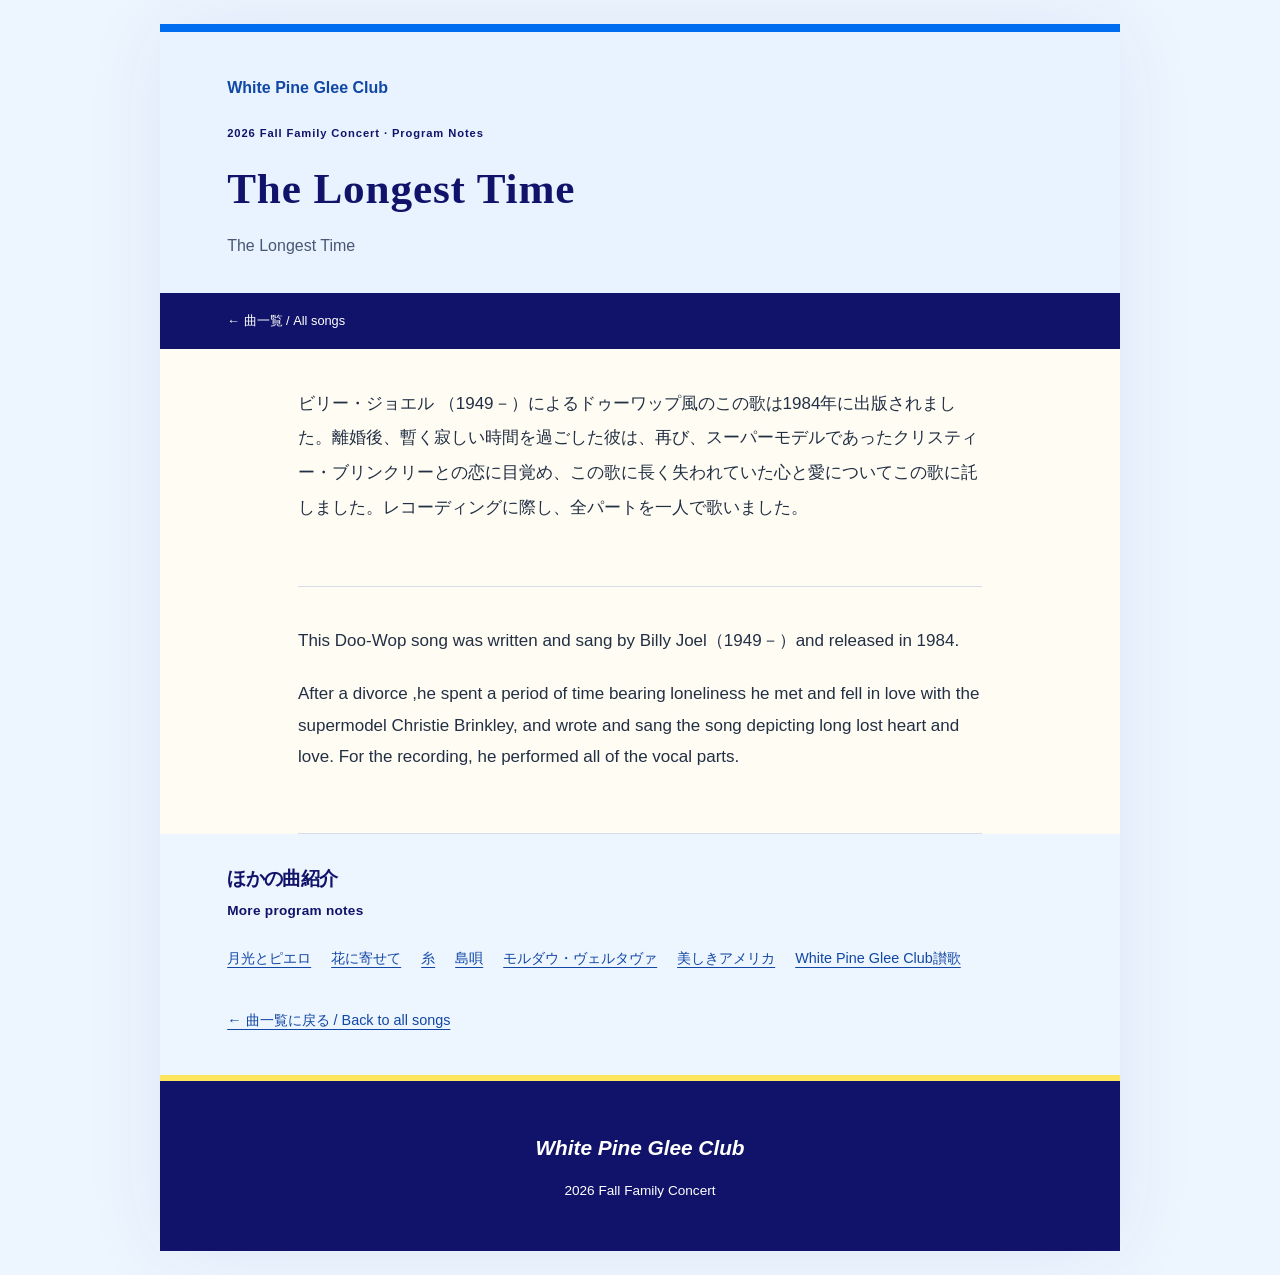
<file: songs/the-longest-time.html>
<!doctype html>
<html lang="ja">
<head>
  <meta charset="utf-8">
  <meta name="viewport" content="width=device-width, initial-scale=1">
  <title>The Longest Time — 曲紹介 | White Pine Glee Club</title>
  <meta name="description" content="2026 Fall Family Concertの曲紹介「The Longest Time」。日本語・英語でお読みいただけます。">
  <link rel="stylesheet" href="../styles.css">
</head>
<body class="song-page">
  <a class="skip-link" href="#song-content">本文へ / Skip to content</a>
  <main>
    <header class="song-header">
      <a class="song-brand" href="../index.html">White Pine Glee Club</a>
      <p class="eyebrow" lang="en">2026 Fall Family Concert · Program Notes</p>
      <h1>The Longest Time</h1>
      <p class="song-english-title" lang="en">The Longest Time</p>
    </header>
    <nav class="reading-nav" aria-label="曲紹介メニュー">
      <a href="../index.html#program">← 曲一覧 / All songs</a>
    </nav>
    <article class="song-content" id="song-content">
<section class="reading-section" id="japanese" lang="ja" aria-labelledby="japanese-heading">
<h2 class="visually-hidden" id="japanese-heading">日本語</h2>
<p>ビリー・ジョエル （1949－）によるドゥーワップ風のこの歌は1984年に出版されました。離婚後、暫く寂しい時間を過ごした彼は、再び、スーパーモデルであったクリスティー・ブリンクリーとの恋に目覚め、この歌に長く失われていた心と愛についてこの歌に託しました。レコーディングに際し、全パートを一人で歌いました。</p>
</section>
<section class="reading-section" id="english" lang="en" aria-labelledby="english-heading">
<h2 class="visually-hidden" id="english-heading">English</h2>
<p>This Doo-Wop song was written and sang by Billy Joel（1949－）and released in 1984.</p>
<p>After a divorce ,he spent a period of time  bearing loneliness he met and fell in love with the supermodel Christie Brinkley, and wrote and sang the song depicting long lost heart and love. For the recording, he performed all of the vocal parts.</p>
</section>

    </article>
    <aside class="related-songs" aria-labelledby="related-heading">
      <h2 id="related-heading">ほかの曲紹介 <small lang="en">More program notes</small></h2>
      <ul><li><a href="moonlight-and-pierrot.html">月光とピエロ</a></li>
<li><a href="thoughts-on-flowers.html">花に寄せて</a></li>
<li><a href="threads.html">糸</a></li>
<li><a href="shima-uta.html">島唄</a></li>
<li><a href="moldau.html">モルダウ・ヴェルタヴァ</a></li>
<li><a href="america-the-beautiful.html">美しきアメリカ</a></li>
<li><a href="white-pine-anthem.html">White Pine Glee Club讃歌</a></li></ul>
      <a class="back-to-program" href="../index.html#program">← 曲一覧に戻る / Back to all songs</a>
    </aside>
    <footer>
      <p class="footer-name" lang="en">White Pine Glee Club</p>
      <p lang="en">2026 Fall Family Concert</p>
    </footer>
  </main>
</body>
</html>
</file>
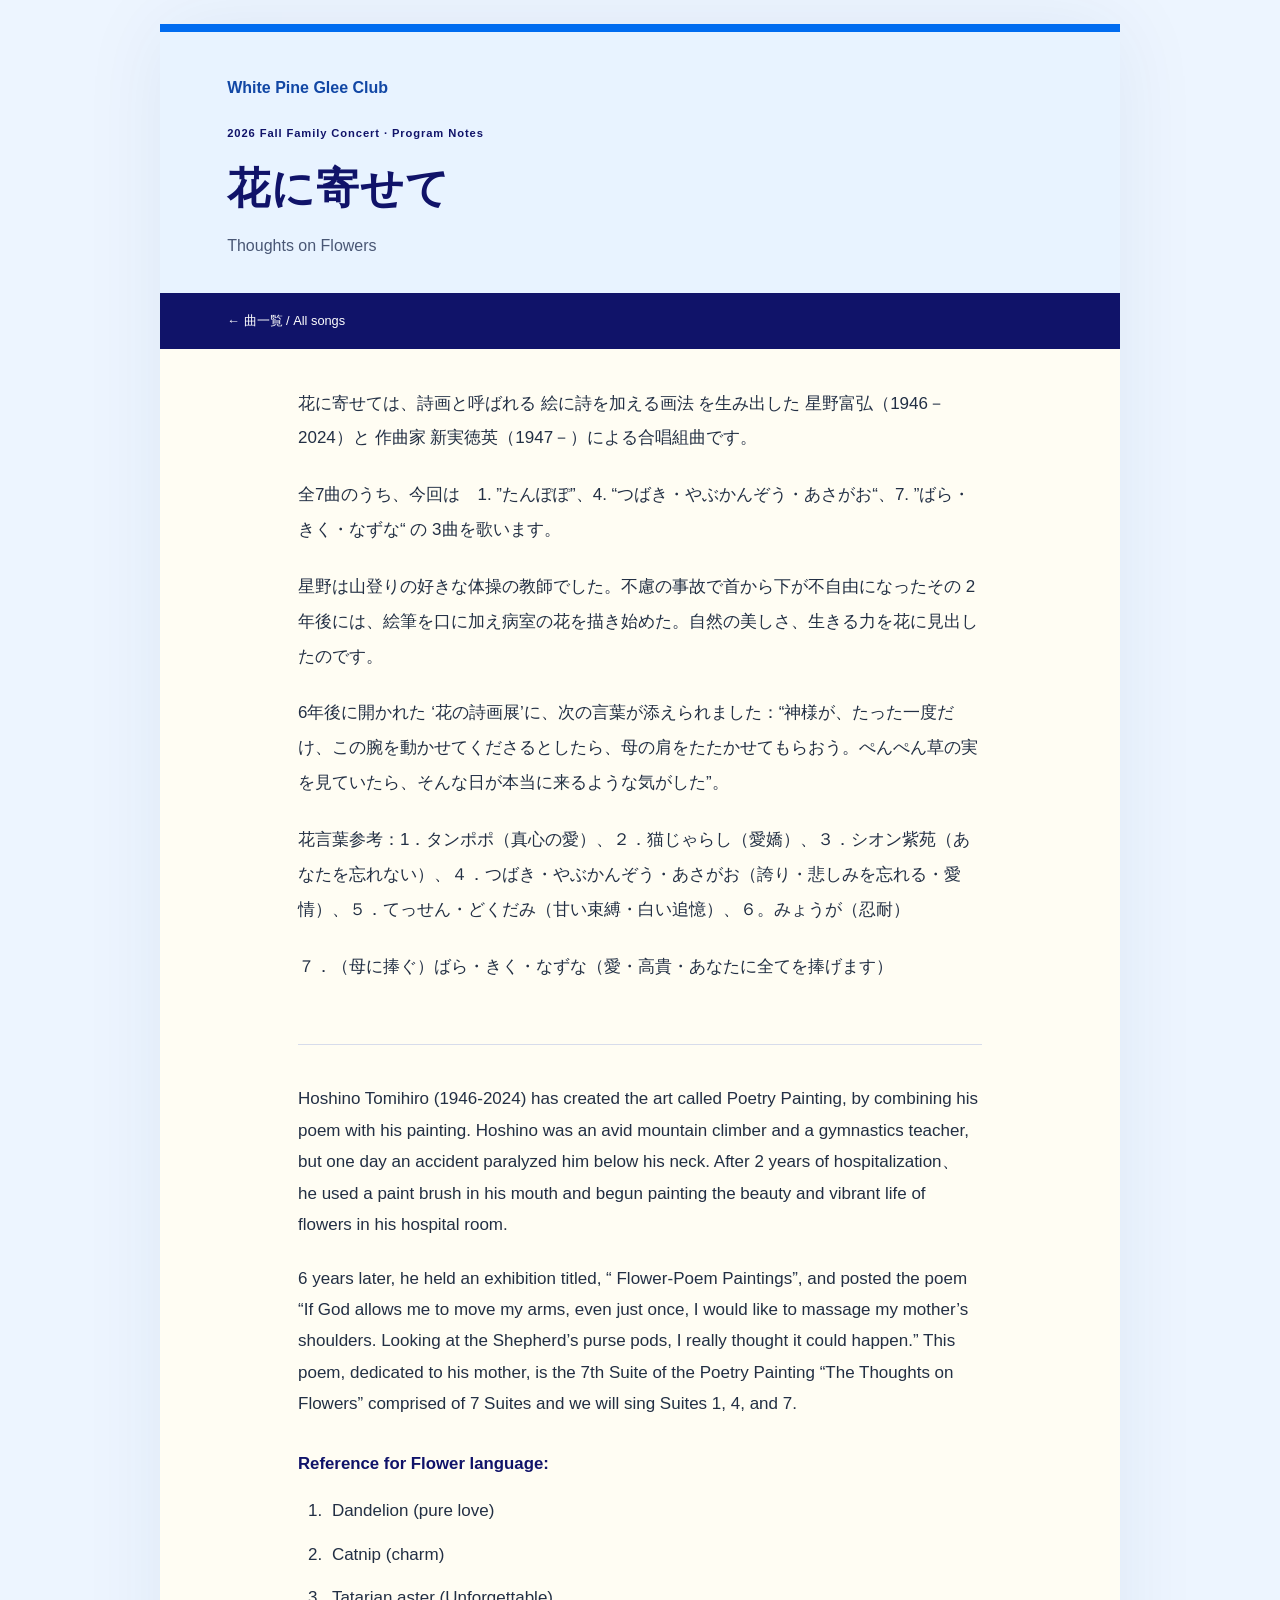
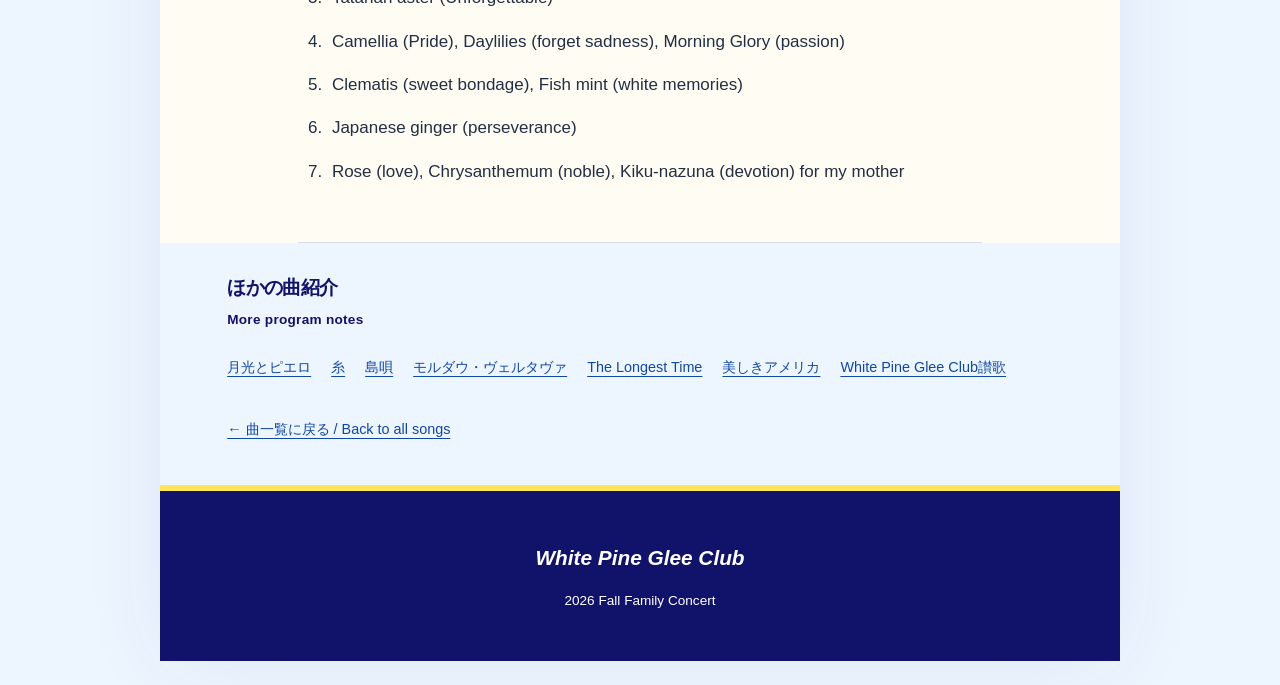
<file: songs/thoughts-on-flowers.html>
<!doctype html>
<html lang="ja">
<head>
  <meta charset="utf-8">
  <meta name="viewport" content="width=device-width, initial-scale=1">
  <title>花に寄せて — 曲紹介 | White Pine Glee Club</title>
  <meta name="description" content="2026 Fall Family Concertの曲紹介「花に寄せて」。日本語・英語でお読みいただけます。">
  <link rel="stylesheet" href="../styles.css">
</head>
<body class="song-page">
  <a class="skip-link" href="#song-content">本文へ / Skip to content</a>
  <main>
    <header class="song-header">
      <a class="song-brand" href="../index.html">White Pine Glee Club</a>
      <p class="eyebrow" lang="en">2026 Fall Family Concert · Program Notes</p>
      <h1>花に寄せて</h1>
      <p class="song-english-title" lang="en">Thoughts on Flowers</p>
    </header>
    <nav class="reading-nav" aria-label="曲紹介メニュー">
      <a href="../index.html#program">← 曲一覧 / All songs</a>
    </nav>
    <article class="song-content" id="song-content">
<section class="reading-section" id="japanese" lang="ja" aria-labelledby="japanese-heading">
<h2 class="visually-hidden" id="japanese-heading">日本語</h2>
<p>花に寄せては、詩画と呼ばれる 絵に詩を加える画法 を生み出した 星野富弘（1946－2024）と 作曲家  新実徳英（1947－）による合唱組曲です。</p>
<p>全7曲のうち、今回は　1. ”たんぽぽ”、4. “つばき・やぶかんぞう・あさがお“、7. ”ばら・きく・なずな“ の  3曲を歌います。</p>
<p>星野は山登りの好きな体操の教師でした。不慮の事故で首から下が不自由になったその  2年後には、絵筆を口に加え病室の花を描き始めた。自然の美しさ、生きる力を花に見出したのです。</p>
<p>6年後に開かれた ‘花の詩画展’に、次の言葉が添えられました：“神様が、たった一度だけ、この腕を動かせてくださるとしたら、母の肩をたたかせてもらおう。ぺんぺん草の実を見ていたら、そんな日が本当に来るような気がした”。</p>
<p>花言葉参考：1．タンポポ（真心の愛）、２．猫じゃらし（愛嬌）、３．シオン紫苑（あなたを忘れない）、４．つばき・やぶかんぞう・あさがお（誇り・悲しみを忘れる・愛情）、５．てっせん・どくだみ（甘い束縛・白い追憶）、６。みょうが（忍耐）</p>
<p>７．（母に捧ぐ）ばら・きく・なずな（愛・高貴・あなたに全てを捧げます）</p>
</section>
<section class="reading-section" id="english" lang="en" aria-labelledby="english-heading">
<h2 class="visually-hidden" id="english-heading">English</h2>
<p>Hoshino Tomihiro (1946-2024) has created the art called Poetry Painting, by combining his poem with his painting.   Hoshino was an avid mountain climber and a gymnastics teacher, but one day an accident paralyzed him below his neck.  After 2 years of hospitalization、 he used a paint brush in his mouth and begun painting the beauty and vibrant life of flowers in his hospital room.</p>
<p>6 years later, he held an exhibition titled,  “ Flower-Poem Paintings”, and posted  the poem “If God allows me to move my arms, even just once, I would like to massage my mother’s shoulders.  Looking at the Shepherd’s purse pods, I really thought it could happen.”   This poem, dedicated to his mother, is the 7th Suite of  the Poetry Painting “The Thoughts on Flowers” comprised of 7 Suites and we will sing Suites 1, 4, and 7.</p>
<h3>Reference for Flower language:</h3>
<ol class="source-list">
<li>Dandelion (pure  love)</li>
<li>Catnip (charm)</li>
<li>Tatarian aster (Unforgettable)</li>
<li>Camellia (Pride), Daylilies (forget sadness), Morning Glory (passion)</li>
<li>Clematis (sweet bondage), Fish mint (white memories)</li>
<li>Japanese ginger (perseverance)</li>
<li>Rose (love), Chrysanthemum (noble), Kiku-nazuna (devotion) for my mother</li>
</ol>
</section>

    </article>
    <aside class="related-songs" aria-labelledby="related-heading">
      <h2 id="related-heading">ほかの曲紹介 <small lang="en">More program notes</small></h2>
      <ul><li><a href="moonlight-and-pierrot.html">月光とピエロ</a></li>
<li><a href="threads.html">糸</a></li>
<li><a href="shima-uta.html">島唄</a></li>
<li><a href="moldau.html">モルダウ・ヴェルタヴァ</a></li>
<li><a href="the-longest-time.html">The Longest Time</a></li>
<li><a href="america-the-beautiful.html">美しきアメリカ</a></li>
<li><a href="white-pine-anthem.html">White Pine Glee Club讃歌</a></li></ul>
      <a class="back-to-program" href="../index.html#program">← 曲一覧に戻る / Back to all songs</a>
    </aside>
    <footer>
      <p class="footer-name" lang="en">White Pine Glee Club</p>
      <p lang="en">2026 Fall Family Concert</p>
    </footer>
  </main>
</body>
</html>
</file>
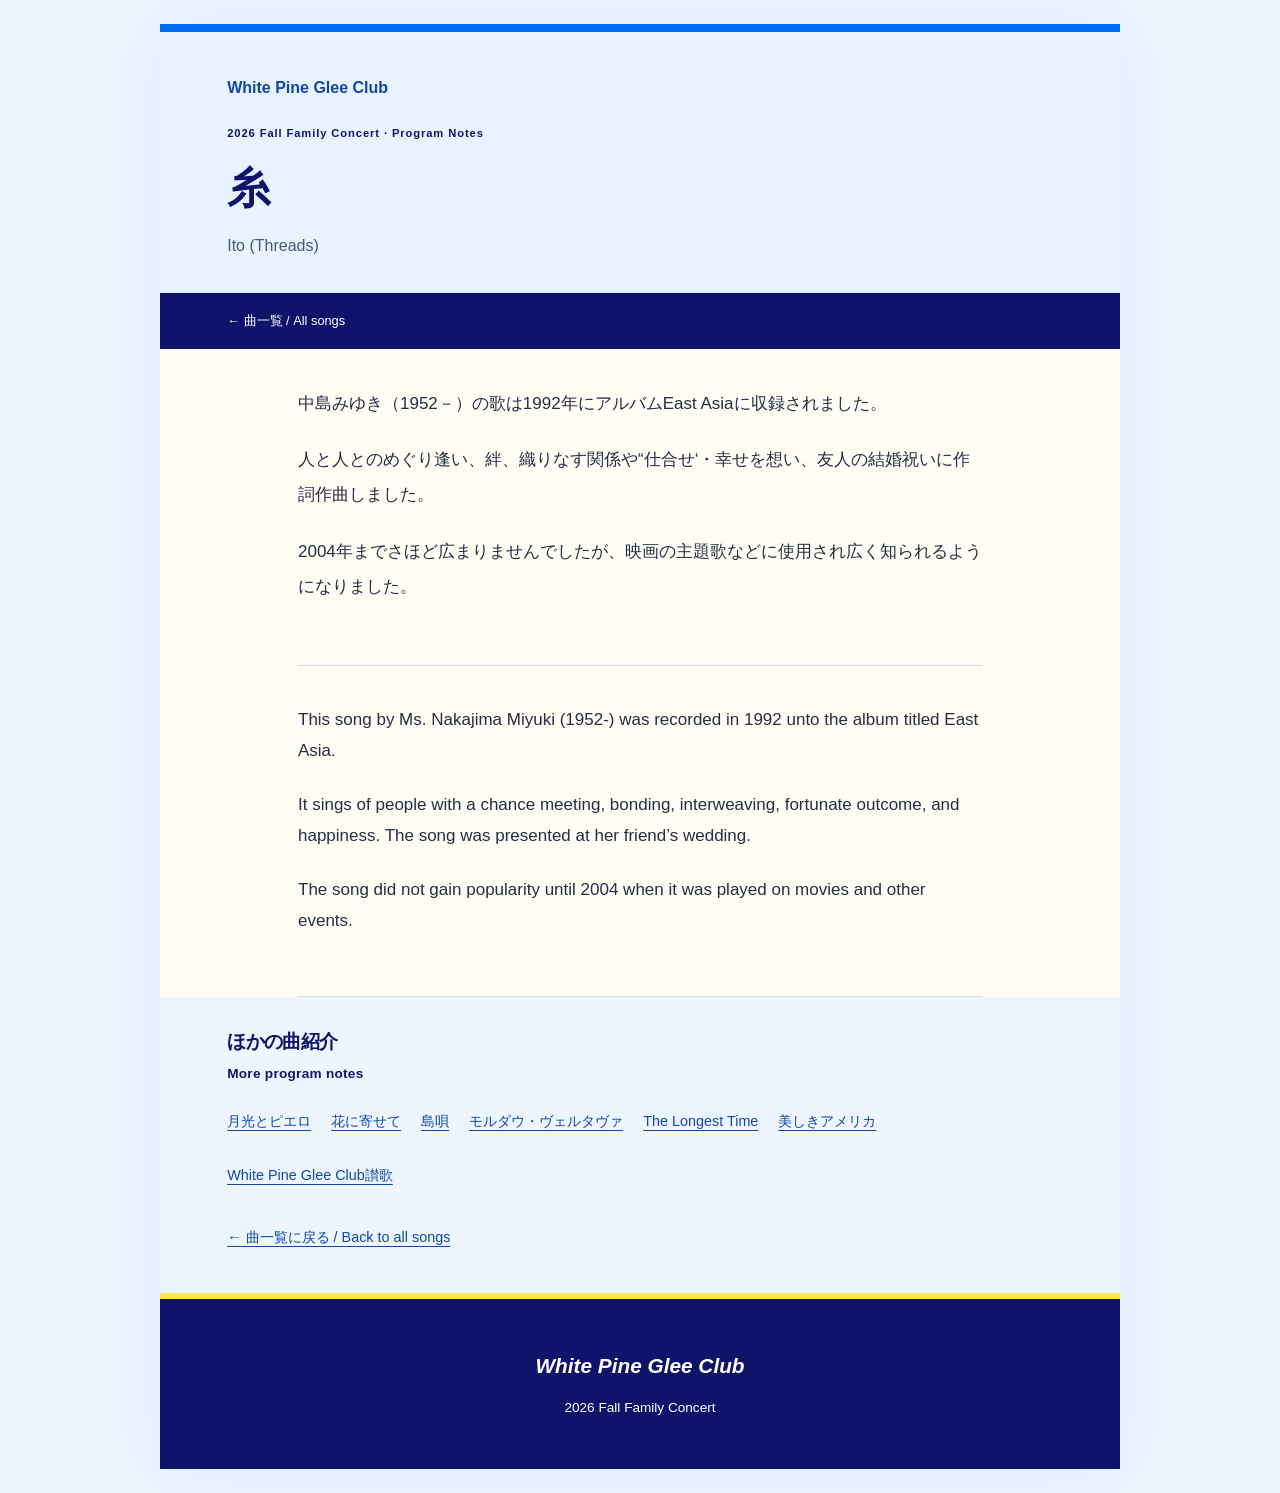
<file: songs/threads.html>
<!doctype html>
<html lang="ja">
<head>
  <meta charset="utf-8">
  <meta name="viewport" content="width=device-width, initial-scale=1">
  <title>糸 — 曲紹介 | White Pine Glee Club</title>
  <meta name="description" content="2026 Fall Family Concertの曲紹介「糸」。日本語・英語でお読みいただけます。">
  <link rel="stylesheet" href="../styles.css">
</head>
<body class="song-page">
  <a class="skip-link" href="#song-content">本文へ / Skip to content</a>
  <main>
    <header class="song-header">
      <a class="song-brand" href="../index.html">White Pine Glee Club</a>
      <p class="eyebrow" lang="en">2026 Fall Family Concert · Program Notes</p>
      <h1>糸</h1>
      <p class="song-english-title" lang="en">Ito (Threads)</p>
    </header>
    <nav class="reading-nav" aria-label="曲紹介メニュー">
      <a href="../index.html#program">← 曲一覧 / All songs</a>
    </nav>
    <article class="song-content" id="song-content">
<section class="reading-section" id="japanese" lang="ja" aria-labelledby="japanese-heading">
<h2 class="visually-hidden" id="japanese-heading">日本語</h2>
<p>中島みゆき（1952－）の歌は1992年にアルバムEast Asiaに収録されました。</p>
<p>人と人とのめぐり逢い、絆、織りなす関係や“仕合せ‘・幸せを想い、友人の結婚祝いに作詞作曲しました。</p>
<p>2004年までさほど広まりませんでしたが、映画の主題歌などに使用され広く知られるようになりました。</p>
</section>
<section class="reading-section" id="english" lang="en" aria-labelledby="english-heading">
<h2 class="visually-hidden" id="english-heading">English</h2>
<p>This song by Ms. Nakajima Miyuki (1952-) was recorded in 1992 unto the album titled East Asia.</p>
<p>It sings of people with a chance meeting, bonding, interweaving, fortunate outcome, and happiness.  The song was presented at her friend’s wedding.</p>
<p>The song did not gain popularity until 2004 when it was played on movies and other events.</p>
</section>

    </article>
    <aside class="related-songs" aria-labelledby="related-heading">
      <h2 id="related-heading">ほかの曲紹介 <small lang="en">More program notes</small></h2>
      <ul><li><a href="moonlight-and-pierrot.html">月光とピエロ</a></li>
<li><a href="thoughts-on-flowers.html">花に寄せて</a></li>
<li><a href="shima-uta.html">島唄</a></li>
<li><a href="moldau.html">モルダウ・ヴェルタヴァ</a></li>
<li><a href="the-longest-time.html">The Longest Time</a></li>
<li><a href="america-the-beautiful.html">美しきアメリカ</a></li>
<li><a href="white-pine-anthem.html">White Pine Glee Club讃歌</a></li></ul>
      <a class="back-to-program" href="../index.html#program">← 曲一覧に戻る / Back to all songs</a>
    </aside>
    <footer>
      <p class="footer-name" lang="en">White Pine Glee Club</p>
      <p lang="en">2026 Fall Family Concert</p>
    </footer>
  </main>
</body>
</html>
</file>
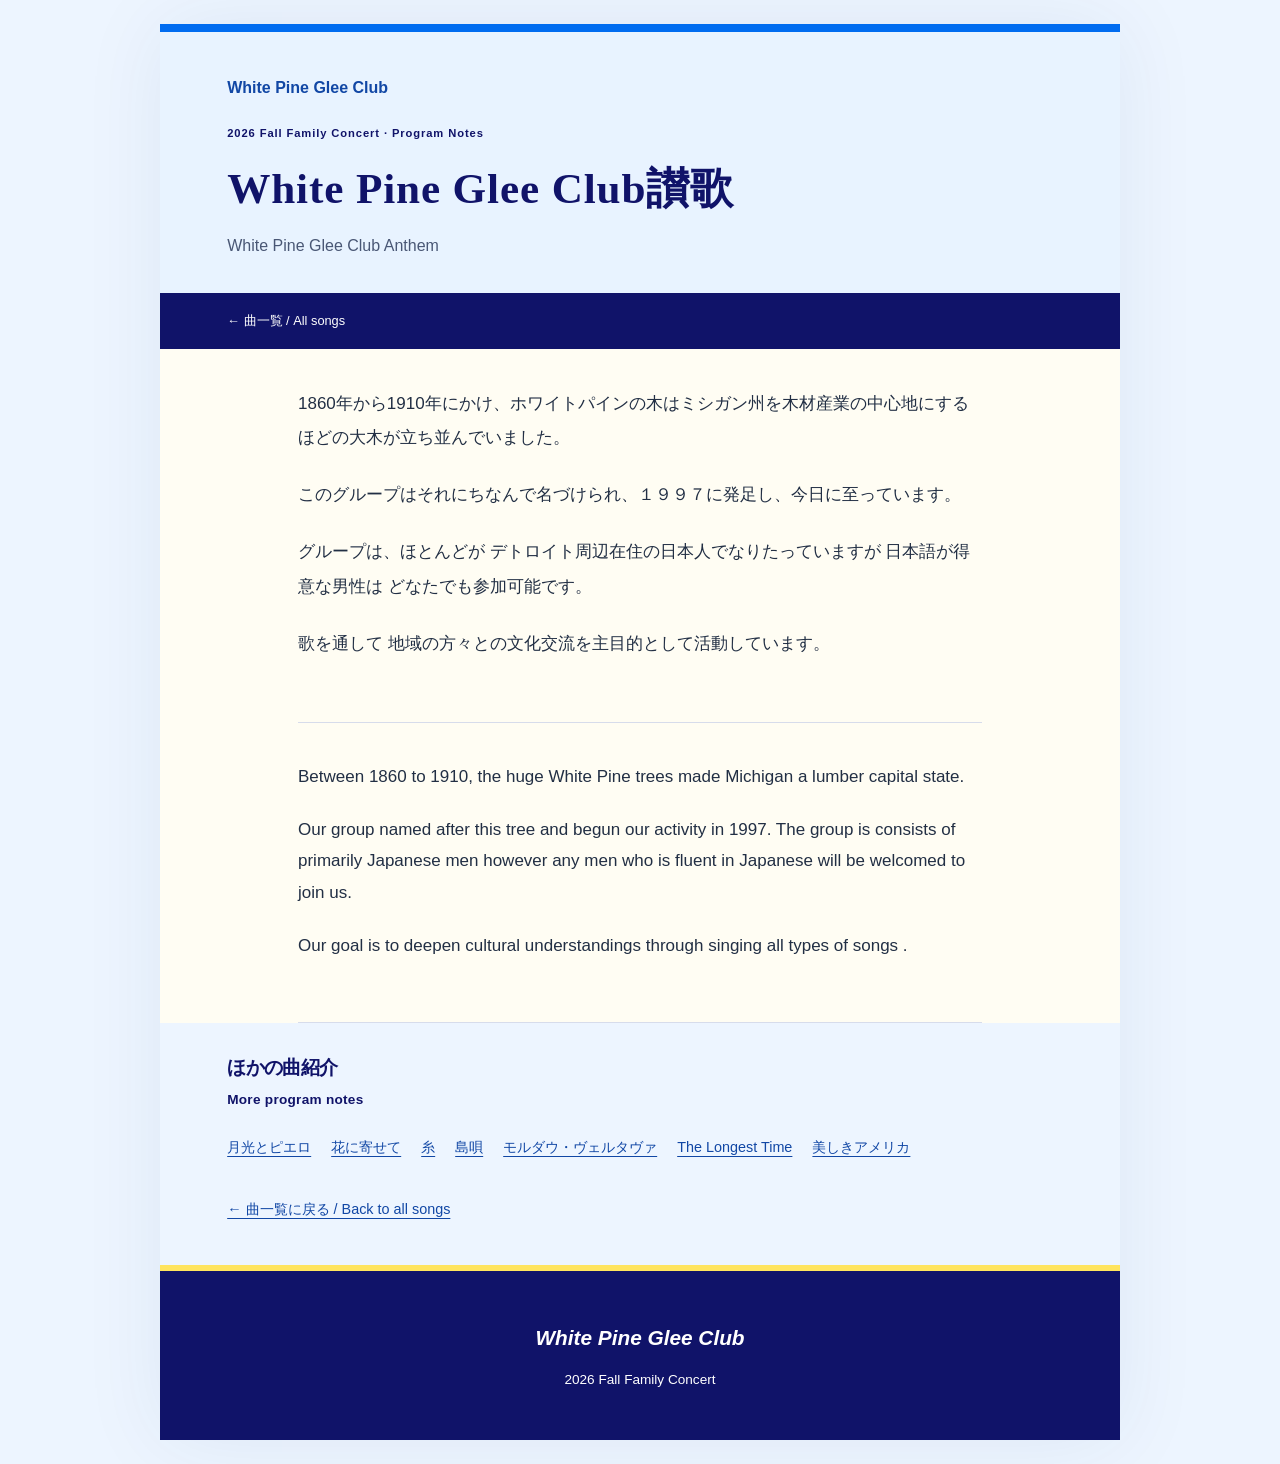
<file: songs/white-pine-anthem.html>
<!doctype html>
<html lang="ja">
<head>
  <meta charset="utf-8">
  <meta name="viewport" content="width=device-width, initial-scale=1">
  <title>White Pine Glee Club讃歌 — 曲紹介 | White Pine Glee Club</title>
  <meta name="description" content="2026 Fall Family Concertの曲紹介「White Pine Glee Club讃歌」。日本語・英語でお読みいただけます。">
  <link rel="stylesheet" href="../styles.css">
</head>
<body class="song-page">
  <a class="skip-link" href="#song-content">本文へ / Skip to content</a>
  <main>
    <header class="song-header">
      <a class="song-brand" href="../index.html">White Pine Glee Club</a>
      <p class="eyebrow" lang="en">2026 Fall Family Concert · Program Notes</p>
      <h1>White Pine Glee Club讃歌</h1>
      <p class="song-english-title" lang="en">White Pine Glee Club Anthem</p>
    </header>
    <nav class="reading-nav" aria-label="曲紹介メニュー">
      <a href="../index.html#program">← 曲一覧 / All songs</a>
    </nav>
    <article class="song-content" id="song-content">
<section class="reading-section" id="japanese" lang="ja" aria-labelledby="japanese-heading">
<h2 class="visually-hidden" id="japanese-heading">日本語</h2>
<p>1860年から1910年にかけ、ホワイトパインの木はミシガン州を木材産業の中心地にするほどの大木が立ち並んでいました。</p>
<p>このグループはそれにちなんで名づけられ、１９９７に発足し、今日に至っています。</p>
<p>グループは、ほとんどが  デトロイト周辺在住の日本人でなりたっていますが 日本語が得意な男性は どなたでも参加可能です。</p>
<p>歌を通して  地域の方々との文化交流を主目的として活動しています。</p>
</section>
<section class="reading-section" id="english" lang="en" aria-labelledby="english-heading">
<h2 class="visually-hidden" id="english-heading">English</h2>
<p>Between 1860 to 1910, the huge White Pine trees made Michigan a lumber capital state.</p>
<p>Our group named after this tree and begun our activity in 1997.  The group is consists of primarily Japanese men however any men who is fluent in Japanese will be welcomed to join us.</p>
<p>Our goal is to deepen cultural understandings through singing all types of songs .</p>
</section>

    </article>
    <aside class="related-songs" aria-labelledby="related-heading">
      <h2 id="related-heading">ほかの曲紹介 <small lang="en">More program notes</small></h2>
      <ul><li><a href="moonlight-and-pierrot.html">月光とピエロ</a></li>
<li><a href="thoughts-on-flowers.html">花に寄せて</a></li>
<li><a href="threads.html">糸</a></li>
<li><a href="shima-uta.html">島唄</a></li>
<li><a href="moldau.html">モルダウ・ヴェルタヴァ</a></li>
<li><a href="the-longest-time.html">The Longest Time</a></li>
<li><a href="america-the-beautiful.html">美しきアメリカ</a></li></ul>
      <a class="back-to-program" href="../index.html#program">← 曲一覧に戻る / Back to all songs</a>
    </aside>
    <footer>
      <p class="footer-name" lang="en">White Pine Glee Club</p>
      <p lang="en">2026 Fall Family Concert</p>
    </footer>
  </main>
</body>
</html>
</file>
<file: styles.css>
:root {
  color-scheme: light;
  --ink: #101369;
  --blue: #006cf0;
  --paper: #fffdf3;
  --yellow: #ffe45e;
  --pink: #ffb5df;
}
* { box-sizing: border-box; }
html { scroll-behavior: smooth; scroll-padding-top: 24px; }
body {
  margin: 0;
  color: var(--ink);
  background: #edf5ff;
  font-family: "Segoe UI", "Yu Gothic", Meiryo, sans-serif;
  line-height: 1.8;
}
main { max-width: 1200px; margin: auto; background: var(--paper); box-shadow: 0 0 80px #133c7712; }
p { margin: 12px 0; }
a { color: #1147a5; text-underline-offset: 4px; overflow-wrap: anywhere; }
a:hover { text-decoration-thickness: 2px; }
a:focus-visible { outline: 3px solid #c32971; outline-offset: 5px; }
.hero { display: block; }
.hero-art { display: block; width: 100%; height: auto; }
.visually-hidden { position: absolute; width: 1px; height: 1px; padding: 0; margin: -1px; overflow: hidden; clip-path: inset(50%); white-space: nowrap; border: 0; }
.eyebrow { font-size: .8rem; font-weight: 800; letter-spacing: .12em; }
h1 { margin: 0; font-family: "Segoe Print", "Comic Sans MS", cursive; font-size: clamp(2.6rem, 6.2vw, 4.8rem); line-height: 1.12; letter-spacing: -.055em; font-weight: 900; font-style: italic; transform: rotate(-5deg); }
.event-details { display: flex; align-items: center; justify-content: space-between; flex-wrap: wrap; gap: 20px; padding: 26px 6%; border-bottom: 2px solid var(--ink); }
.date { margin: 0; font-size: .95rem; line-height: 1.5; }
.date strong { font-size: clamp(1.6rem, 3.2vw, 2.5rem); letter-spacing: -.06em; }
.date-english { font-size: 1.25rem; }
.times { margin: 0; padding-left: 22px; border-left: 2px solid #bdcae0; font-size: .95rem; }
.times strong { font-size: 1.2rem; }
.admission { margin: 0; background: var(--yellow); padding: 12px 20px; font-size: .9rem; transform: rotate(-3deg); }
nav { display: flex; justify-content: center; flex-wrap: wrap; gap: 0 32px; padding: 10px 24px; background: var(--ink); }
nav a { color: white; display: inline-flex; align-items: center; min-height: 44px; font-size: .9rem; text-decoration: none; }
nav a:hover { color: var(--yellow); }
nav a:focus-visible { outline-color: var(--yellow); }
.main-nav { display: grid; grid-template-columns: repeat(5, minmax(0, 1fr)); gap: 4px; }
body[data-view="flyer"] .main-nav { grid-template-columns: repeat(4, minmax(0, 1fr)); }
body[data-view="all"] .main-nav { grid-template-columns: repeat(7, minmax(0, 1fr)); }
.main-nav a { min-width: 0; flex-direction: column; justify-content: center; padding: 8px 4px; line-height: 1.5; text-align: center; }
.main-nav small { font-size: .72rem; margin-top: 3px; }
body[data-view="flyer"] [data-view-only="program"],
body[data-view="program"] [data-view-only="flyer"] { display: none; }
.greetings-list { max-width: 760px; margin: 0 auto; }
.greeting { padding: 28px 0; }
.greeting + .greeting { border-top: 1px solid #d7dceb; }
.greeting-role { display: inline-block; margin: 0 0 12px; padding: 3px 12px; background: #fff0a3; font-size: .8rem; font-weight: 700; }
.greeting:nth-child(2) .greeting-role { background: #e0efff; }
.greeting h3 { margin: 0 0 8px; font-size: clamp(1.15rem, 3vw, 1.45rem); line-height: 1.6; scroll-margin-top: 100px; }
.greeting-label { margin: 0 0 24px; font-size: .85rem; color: #495775; }
.greeting-message { color: #222f44; font-size: 1.0625rem; line-height: 2; overflow-wrap: anywhere; }
.greeting-message p { margin: 0 0 18px; }
.greeting-message [lang="en"] { line-height: 1.85; }
section { margin: 0 6%; padding: 58px 0; border-bottom: 1px solid #d7dceb; }
h2 { margin: 0 0 26px; font-size: clamp(1.7rem, 3vw, 2.3rem); line-height: 1.4; letter-spacing: -.03em; }
h2 small { display: block; font-size: .85rem; letter-spacing: .14em; font-weight: 600; margin-bottom: 10px; }
h2 > span { display: inline-block; position: relative; isolation: isolate; padding: 0 16px 4px 6px; font-style: italic; }
h2 > span::before, .collaboration .eyebrow::before { content: ""; position: absolute; z-index: -1; inset: 15% -5% 0; background: var(--yellow); clip-path: polygon(3% 12%, 96% 0, 93% 12%, 100% 20%, 97% 35%, 100% 52%, 94% 64%, 98% 83%, 2% 100%, 5% 87%, 0 75%, 3% 60%, 0 41%, 5% 29%); transform: rotate(-2deg); }
.collaboration { text-align: center; position: relative; padding: 60px 0; }
.collaboration .eyebrow { display: inline-block; position: relative; isolation: isolate; padding: 8px 24px; font-size: 1.25rem; font-style: italic; letter-spacing: -.02em; }
.collaboration .eyebrow::before { inset: 0; }
.collaboration-logos { display: grid; grid-template-columns: minmax(0, 1fr) auto minmax(0, 1fr); align-items: center; gap: clamp(12px, 3vw, 32px); max-width: 680px; margin: 28px auto; }
.collaboration-logos a { display: block; min-width: 0; }
.collaboration-logos img { display: block; width: 100%; height: auto; mix-blend-mode: multiply; }
.collaboration-cross { color: #d9182b; font-size: clamp(1.5rem, 4vw, 2.4rem); font-weight: 700; }
.composer { margin-top: 30px; font-weight: 600; letter-spacing: .1em; }
.collaboration h2 { margin: 10px 0; font-family: "Yu Mincho", "Hiragino Mincho ProN", Georgia, serif; font-size: clamp(2rem, 5vw, 3.7rem); letter-spacing: .05em; }
.work-english { font-family: Georgia, serif; font-size: 1.25rem; }
.collaboration-copy { max-width: 760px; margin: 28px auto; text-align: left; }
.collaboration-copy h3 { margin: 24px 0 8px; font-size: 1.1rem; line-height: 1.6; }
.collaboration-copy h3:first-child { margin-top: 0; }
.collaboration-copy p { margin: 0; line-height: 1.9; }
.performer-section h2 > span::before { background: var(--pink); }
.performers { list-style: none; display: grid; grid-template-columns: repeat(2, minmax(0, 1fr)); gap: 0 36px; padding: 0; margin: 0; }
.performers li { position: relative; min-width: 0; padding: 28px 0 28px 44px; border-top: 1px solid #d7dceb; font-size: .85rem; }
.performers li::before { content: "♪"; position: absolute; top: 17px; left: 0; font-size: 2.8rem; line-height: 1.4; color: #087dea; }
.performers li:nth-child(2)::before { color: #00525c; }
.performers li:nth-child(3)::before { color: #ec203c; }
.performers li:nth-child(4)::before { color: #791fd0; }
.performers strong { font-size: 1.1rem; }
.performers a { display: inline-block; padding: 5px 0; }
.roster-heading { margin: 32px 0 0; padding-top: 24px; border-top: 1px solid #d7dceb; font-size: 1.2rem; }
.roster-parts { display: grid; grid-template-columns: repeat(2, minmax(0, 1fr)); gap: 0 16px; margin-top: 18px; }
.roster-parts > div { padding: 10px 0; border-top: 1px solid #d7dceb; }
.roster-parts h4 { margin: 0 0 4px; font-size: .8rem; }
.roster-parts p { margin: 0; font-size: .8rem; }
.venue-section, .flyer-section { display: grid; grid-template-columns: 1fr 1.5fr; gap: 36px; align-items: start; }
address { font-style: normal; }
address strong { display: inline-block; margin-bottom: 12px; font-size: 1.2rem; }
.venue-map-link { display: block; margin-top: 20px; }
.venue-map { display: block; width: 62.5%; height: auto; border: 1px solid #cbd8ed; }
.map-link { display: inline-block; margin-top: 24px; padding: 14px 20px; color: white; background: #125bd1; text-decoration: none; font-size: .85rem; border-radius: 4px; }
.map-link:hover { background: var(--ink); }
.flyer-section h2 > span::before { background: #bce6ff; }
.flyer-section p { font-size: .85rem; }
.flyer-image { display: block; width: 100%; height: auto; box-shadow: 0 10px 30px #1013691a; }
footer { padding: 36px 24px; text-align: center; background: var(--ink); color: white; border-top: 6px solid var(--yellow); font-size: .85rem; }
footer a { color: white; }
.footer-name { font-size: 1.3rem; font-weight: 800; font-style: italic; }
@media (min-width: 1200px) { body { padding: 24px 0; } }
@media (max-width: 700px) {
  h1 { font-size: clamp(2rem, 8vw, 3.2rem); letter-spacing: -.04em; }
  .main-nav, body[data-view="program"] .main-nav { grid-template-columns: repeat(3, minmax(0, 1fr)); gap: 4px; }
  body[data-view="all"] .main-nav { grid-template-columns: repeat(4, minmax(0, 1fr)); }
  .event-details { padding: 22px 6%; justify-content: center; text-align: center; gap: 18px 24px; border-top: 1px solid #d7dceb; }
  .date { width: 100%; }
  .times { border: 0; padding: 0; font-size: .8rem; }
  .times strong { font-size: 1rem; }
  .admission { font-size: .75rem; padding: 10px 14px; }
  nav { gap: 0 18px; padding: 10px 16px; }
  nav a { font-size: .8rem; }
  section { padding: 38px 0; }
  .collaboration { padding: 40px 0; }
  .collaboration .eyebrow { font-size: 1.05rem; }
  .performers, .venue-section, .flyer-section { grid-template-columns: 1fr; gap: 0; }
  .roster-parts { grid-template-columns: repeat(2, minmax(0, 1fr)); gap: 0 12px; }
  .venue-map { width: 100%; }
  .performers li { padding-top: 22px; padding-bottom: 22px; }
  .flyer-section > a { margin-top: 20px; }
}
.program-section > p { font-size: .95rem; }
.program-status { border-left: 4px solid #e3b52c; padding: 8px 16px; background: #fff5c7; }
.program-stages { margin-top: 30px; }
.program-stage { padding: 26px 0; border-top: 1px solid #cbd8ed; display: grid; grid-template-columns: minmax(0, 1fr) minmax(0, 1.4fr); gap: 24px; }
.program-stage h3 { margin: 0; font-size: 1.15rem; line-height: 1.6; }
.stage-leadership { display: grid; gap: 3px; margin: 10px 0 0; color: #495775; font-size: .85rem; line-height: 1.6; }
.stage-label { display: block; color: #245dab; font-size: .8rem; letter-spacing: .12em; margin-bottom: 8px; }
.stage-songs { list-style: none; margin: 0; padding: 0; }
.stage-songs li + li { border-top: 1px solid #e5e8ee; }
.stage-songs li > span, .stage-songs a { display: block; padding: 12px 0; }
.stage-songs a { display: flex; justify-content: space-between; align-items: baseline; flex-wrap: wrap; gap: 4px 16px; min-height: 48px; font-weight: 600; }
.stage-songs small { font-size: .75rem; font-weight: 400; white-space: nowrap; }
.program-tbd { margin: 12px 0; color: #495775; }
.program-intermission { display: flex; justify-content: center; align-items: center; gap: 16px; background: #e8f3ff; color: #385575; padding: 14px; margin: 0 0 24px; font-size: .9rem; }
@media (max-width: 700px) { .program-stage { grid-template-columns: 1fr; gap: 10px; } }
.program-section > p > span { color: #495775; font-size: .85rem; }
.program-list { list-style: none; padding: 0; margin: 28px 0 0; display: grid; grid-template-columns: repeat(2, minmax(0, 1fr)); gap: 14px; }
.program-list a { display: flex; gap: 16px; align-items: center; justify-content: space-between; height: 100%; padding: 22px; background: white; border: 1px solid #cbd8ed; border-left: 5px solid #2077d9; border-radius: 6px; text-decoration: none; }
.program-list a:hover { background: #fff6cc; border-color: #b48d19; }
.program-list strong { display: block; font-size: 1.15rem; color: var(--ink); }
.program-list small { display: block; margin-top: 4px; font-size: .85rem; color: #495775; }
.program-list li:nth-child(2) a { border-left-color: #ce3983; }
.program-list li:nth-child(3) a { border-left-color: #208077; }
.program-list li:nth-child(4) a { border-left-color: #8c50c5; }
.program-list li:nth-child(5) a { border-left-color: #b98915; }
.back-to-program { display: inline-block; min-height: 44px; padding: 10px 0; font-size: .9rem; }
.song-page main { max-width: 960px; }
.song-header { padding: 36px 7% 32px; background: #e8f3ff; border-top: 8px solid var(--blue); }
.song-brand { font-size: 1rem; font-weight: 800; text-decoration: none; display: inline-block; padding: 6px 0; }
.song-header .eyebrow { font-size: .7rem; letter-spacing: .08em; margin: 14px 0; }
.song-header h1 { transform: none; font-style: normal; font-family: "Yu Mincho", "Hiragino Mincho ProN", serif; font-size: clamp(1.8rem, 5vw, 2.7rem); letter-spacing: .02em; line-height: 1.5; overflow-wrap: anywhere; }
.song-english-title { margin: 10px 0 0; color: #495775; font-size: 1rem; }
.reading-nav { position: sticky; top: 0; z-index: 5; justify-content: space-between; gap: 0 16px; padding: 6px 7%; }
.reading-nav a { font-size: .8rem; }
.song-content { max-width: 740px; margin: auto; padding: 0 28px; color: #222f44; }
.song-content .reading-section { margin: 0; padding: 38px 0; scroll-margin-top: 90px; }
.reading-section h2 { font-family: inherit; font-size: 1rem; margin-bottom: 24px; display: inline-block; background: #fff0a3; color: var(--ink); padding: 4px 14px; border-radius: 3px; }
.reading-section h3 { font-size: 1.05rem; line-height: 1.7; margin: 30px 0 14px; color: var(--ink); }
.reading-section p, .source-list { font-size: 1.0625rem; line-height: 2.05; overflow-wrap: anywhere; }
.reading-section p { margin: 0 0 22px; }
.reading-section[lang="en"] p, .reading-section[lang="en"] li { line-height: 1.85; }
.reading-section .source-title { font-weight: 700; color: var(--ink); }
.source-list { padding-left: 1.7em; }
.source-list li { padding-left: 5px; margin: 12px 0; }
.related-songs { padding: 32px 7%; background: #edf5ff; }
.related-songs h2 { font-size: 1.2rem; margin-bottom: 16px; }
.related-songs h2 small { margin-top: 8px; letter-spacing: .02em; }
.related-songs ul { list-style: none; padding: 0; display: flex; gap: 8px 20px; flex-wrap: wrap; }
.related-songs li a { display: inline-block; padding: 10px 0; font-size: .9rem; }
.skip-link { position: absolute; left: 12px; top: -100px; z-index: 10; background: white; padding: 12px; }
.skip-link:focus { top: 12px; }
@media (max-width: 700px) {
  .program-list { grid-template-columns: 1fr; }
  .program-list a { padding: 18px; }
  .song-header { padding: 26px 22px; }
  .reading-nav { padding: 6px 18px; gap: 0 12px; }
  .song-content { padding: 0 22px; }
  .song-content .reading-section { padding: 30px 0; }
}
@media print {
  .song-page { background: white; padding: 0; }
  .song-page main { max-width: none; box-shadow: none; }
  .reading-nav, .related-songs, .song-page footer, .skip-link { display: none; }
  .song-header { background: white; border: 0; }
  .song-content { max-width: none; }
  .reading-section p { font-size: 11pt; }
}
@media (prefers-reduced-motion: reduce) { html { scroll-behavior: auto; } }
</file>
